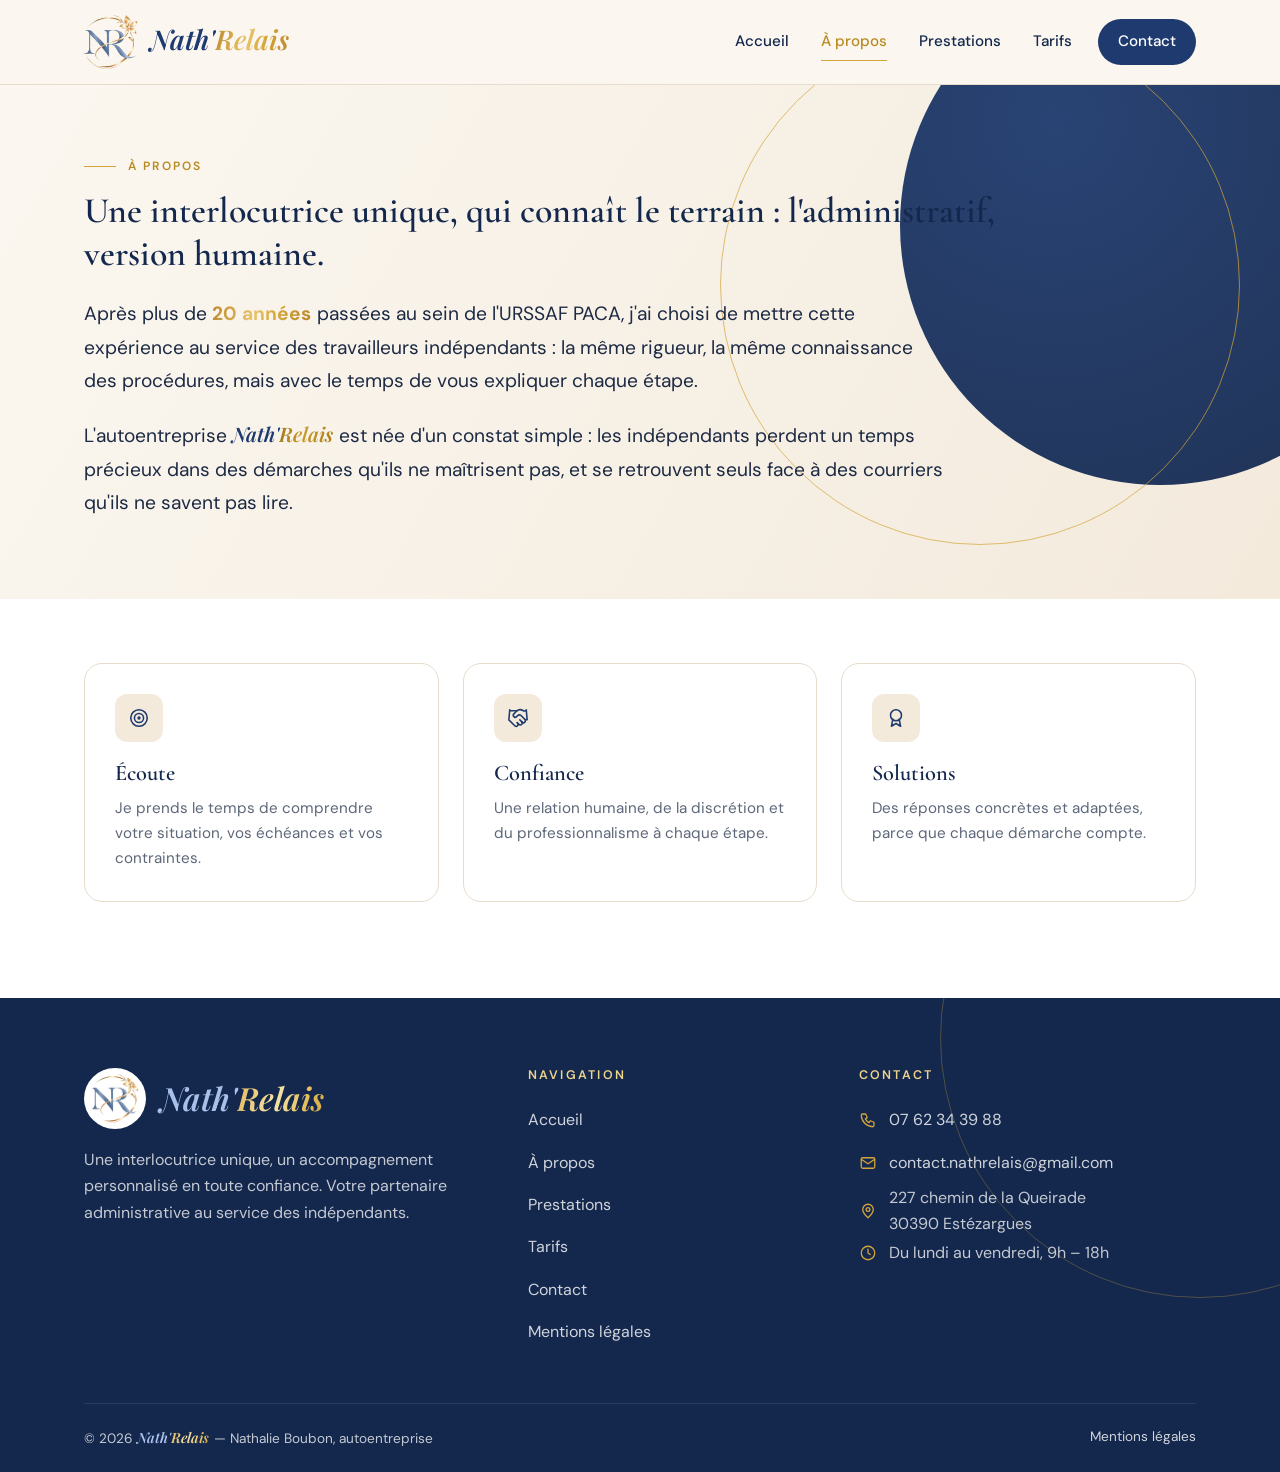
<file: a-propos.html>
<!DOCTYPE html>
<html lang="fr">
<head>
<meta charset="utf-8">
<meta name="viewport" content="width=device-width, initial-scale=1">
<title>À propos — Nath'Relais</title>
<meta name="description" content="Après plus de 20 ans d'expérience dans la gestion administrative au sein de l'URSSAF, Nathalie a créé Nath'Relais pour accompagner les indépendants.">
<meta name="theme-color" content="#14284d">
<meta property="og:type" content="website">
<meta property="og:title" content="À propos — Nath'Relais">
<meta property="og:description" content="Après plus de 20 ans d'expérience dans la gestion administrative au sein de l'URSSAF, Nathalie a créé Nath'Relais pour accompagner les indépendants.">
<meta property="og:image" content="assets/img/logo.png">
<link rel="icon" type="image/png" sizes="32x32" href="assets/img/favicon-32.png">
<link rel="apple-touch-icon" href="assets/img/apple-touch-icon.png">
<link rel="preconnect" href="https://fonts.googleapis.com">
<link rel="preconnect" href="https://fonts.gstatic.com" crossorigin>
<link href="https://fonts.googleapis.com/css2?family=Cormorant+Garamond:wght@500;600;700&family=DM+Sans:wght@400;500;600;700&family=Playfair+Display:ital,wght@0,500;0,600;1,500;1,600&display=swap" rel="stylesheet">
<link rel="stylesheet" href="assets/css/style.css?v=202611141759">
</head>
<body>
<a class="skip-link" href="#contenu">Aller au contenu</a>
<header class="site-header">
  <div class="container header-inner">
    <a class="brand" href="index.html" aria-label="Nath'Relais — accueil">
      <img src="assets/img/logo.png" alt="Logo Nath'Relais" width="54" height="53">
      <span>
        <span class="brand-name">Nath'<span>Relais</span></span>
      </span>
    </a>
    <button class="nav-toggle" type="button" aria-label="Ouvrir le menu" aria-expanded="false" aria-controls="main-nav"><svg viewBox="0 0 24 24" fill="none" stroke="currentColor" stroke-width="1.7" stroke-linecap="round" stroke-linejoin="round" aria-hidden="true"><path d="M4 7h16M4 12h16M4 17h16"/></svg></button>
    <nav class="main-nav" id="main-nav" aria-label="Navigation principale">
      <ul>
        <li><a href="index.html">Accueil</a></li><li><a href="a-propos.html" aria-current="page">À propos</a></li><li><a href="prestations.html">Prestations</a></li><li><a href="tarifs.html">Tarifs</a></li><li><a href="contact.html" class="nav-cta">Contact</a></li>
      </ul>
    </nav>
  </div>
</header>
<main id="contenu">
<section class="page-hero about-hero">
  <div class="container">
    <span class="eyebrow">À propos</span>
    <h1>Une interlocutrice unique, qui connaît le terrain : l'administratif, version humaine.</h1>
    <div class="about-text">
      <p>Après plus de <strong class="gold">20 années</strong> passées au sein de l'URSSAF PACA, j'ai choisi de mettre cette expérience au service des travailleurs indépendants : la même rigueur, la même connaissance des procédures, mais avec le temps de vous expliquer chaque étape.</p>
      <p>L'autoentreprise <span class="nr">Nath'<span>Relais</span></span> est née d'un constat simple : les indépendants perdent un temps précieux dans des démarches qu'ils ne maîtrisent pas, et se retrouvent seuls face à des courriers qu'ils ne savent pas lire.</p>
    </div>
  </div>
</section>

<section class="section bg-white">
  <div class="container">
    <div class="grid grid-3">
      <div class="card reveal">
        <span class="icon-box"><svg viewBox="0 0 24 24" fill="none" stroke="currentColor" stroke-width="1.7" stroke-linecap="round" stroke-linejoin="round" aria-hidden="true"><circle cx="12" cy="12" r="9"/><circle cx="12" cy="12" r="5"/><circle cx="12" cy="12" r="1"/></svg></span>
        <h3>Écoute</h3>
        <p>Je prends le temps de comprendre votre situation, vos échéances et vos contraintes.</p>
      </div>
      <div class="card reveal">
        <span class="icon-box"><svg viewBox="0 0 24 24" fill="none" stroke="currentColor" stroke-width="1.7" stroke-linecap="round" stroke-linejoin="round" aria-hidden="true"><path d="m11 17 2 2a1 1 0 1 0 3-3"/><path d="m14 14 2.5 2.5a1 1 0 1 0 3-3l-3.88-3.88a3 3 0 0 0-4.24 0l-.88.88a1 1 0 1 1-3-3l2.81-2.81a5.79 5.79 0 0 1 7.06-.87l.47.28a2 2 0 0 0 1.42.25L21 4"/><path d="m21 3 1 11h-2"/><path d="M3 3 2 14l6.5 6.5a1 1 0 1 0 3-3"/><path d="M3 4h8"/></svg></span>
        <h3>Confiance</h3>
        <p>Une relation humaine, de la discrétion et du professionnalisme à chaque étape.</p>
      </div>
      <div class="card reveal">
        <span class="icon-box"><svg viewBox="0 0 24 24" fill="none" stroke="currentColor" stroke-width="1.7" stroke-linecap="round" stroke-linejoin="round" aria-hidden="true"><circle cx="12" cy="9" r="6"/><path d="m8.5 13.5-1.5 7.5 5-3 5 3-1.5-7.5"/></svg></span>
        <h3>Solutions</h3>
        <p>Des réponses concrètes et adaptées, parce que chaque démarche compte.</p>
      </div>
    </div>
  </div>
</section>
</main>
<footer class="site-footer">
  <div class="container">
    <div class="footer-grid">
      <div>
        <div class="footer-brand">
          <img src="assets/img/logo.png" alt="" width="62" height="61">
          <span class="brand-name">Nath'<span>Relais</span></span>
        </div>
        <p>Une interlocutrice unique, un accompagnement personnalisé en toute confiance. Votre partenaire administrative au service des indépendants.</p>
      </div>
      <div>
        <h4>Navigation</h4>
        <ul>
          <li><a href="index.html">Accueil</a></li>
          <li><a href="a-propos.html">À propos</a></li>
          <li><a href="prestations.html">Prestations</a></li>
          <li><a href="tarifs.html">Tarifs</a></li>
          <li><a href="contact.html">Contact</a></li>
          <li><a href="mentions-legales.html">Mentions légales</a></li>
        </ul>
      </div>
      <div>
        <h4>Contact</h4>
        <ul class="footer-contact">
          <li><svg viewBox="0 0 24 24" fill="none" stroke="currentColor" stroke-width="1.7" stroke-linecap="round" stroke-linejoin="round" aria-hidden="true"><path d="M5 4h4l2 5-2.5 1.5a11 11 0 0 0 5 5L15 13l5 2v4a2 2 0 0 1-2 2A16 16 0 0 1 3 6a2 2 0 0 1 2-2"/></svg><a href="tel:+33762343988">07 62 34 39 88</a></li>
          <li><svg viewBox="0 0 24 24" fill="none" stroke="currentColor" stroke-width="1.7" stroke-linecap="round" stroke-linejoin="round" aria-hidden="true"><rect x="3" y="5" width="18" height="14" rx="2"/><path d="m3 7 9 6 9-6"/></svg><a href="mailto:contact.nathrelais@gmail.com">contact.nathrelais@gmail.com</a></li>
          <li><svg viewBox="0 0 24 24" fill="none" stroke="currentColor" stroke-width="1.7" stroke-linecap="round" stroke-linejoin="round" aria-hidden="true"><path d="M12 21s-7-6.2-7-11a7 7 0 0 1 14 0c0 4.8-7 11-7 11z"/><circle cx="12" cy="10" r="2.5"/></svg><span>227 chemin de la Queirade<br>30390 Estézargues</span></li>
          <li><svg viewBox="0 0 24 24" fill="none" stroke="currentColor" stroke-width="1.7" stroke-linecap="round" stroke-linejoin="round" aria-hidden="true"><circle cx="12" cy="12" r="9"/><path d="M12 7v5l3 2"/></svg><span>Du lundi au vendredi, 9h – 18h</span></li>
        </ul>
      </div>
    </div>
    <div class="footer-bottom">
      <span>© <span data-year>2026</span> <span class="nr">Nath'<span>Relais</span></span> — Nathalie Boubon, autoentreprise</span>
      <a href="mentions-legales.html">Mentions légales</a>
    </div>
  </div>
</footer>
<script src="assets/js/main.js?v=202611141759" defer></script>
</body>
</html>
</file>
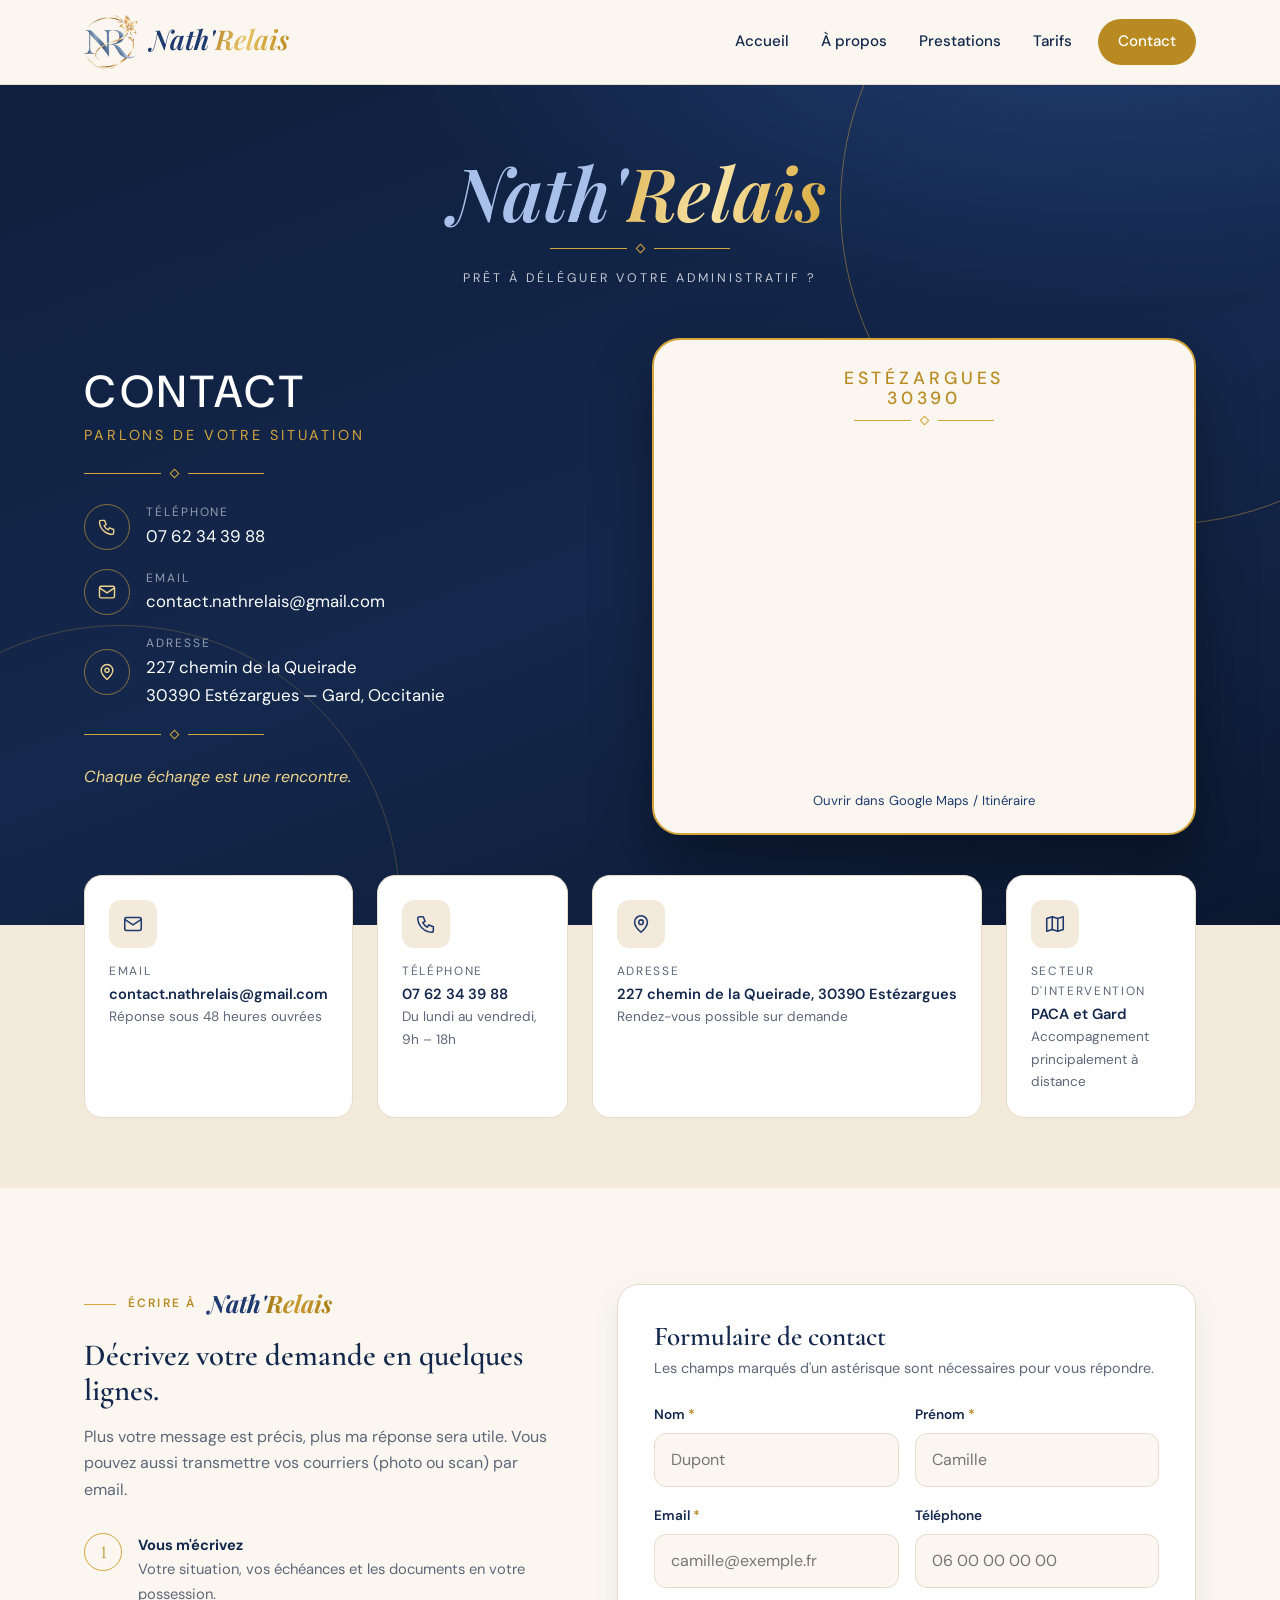
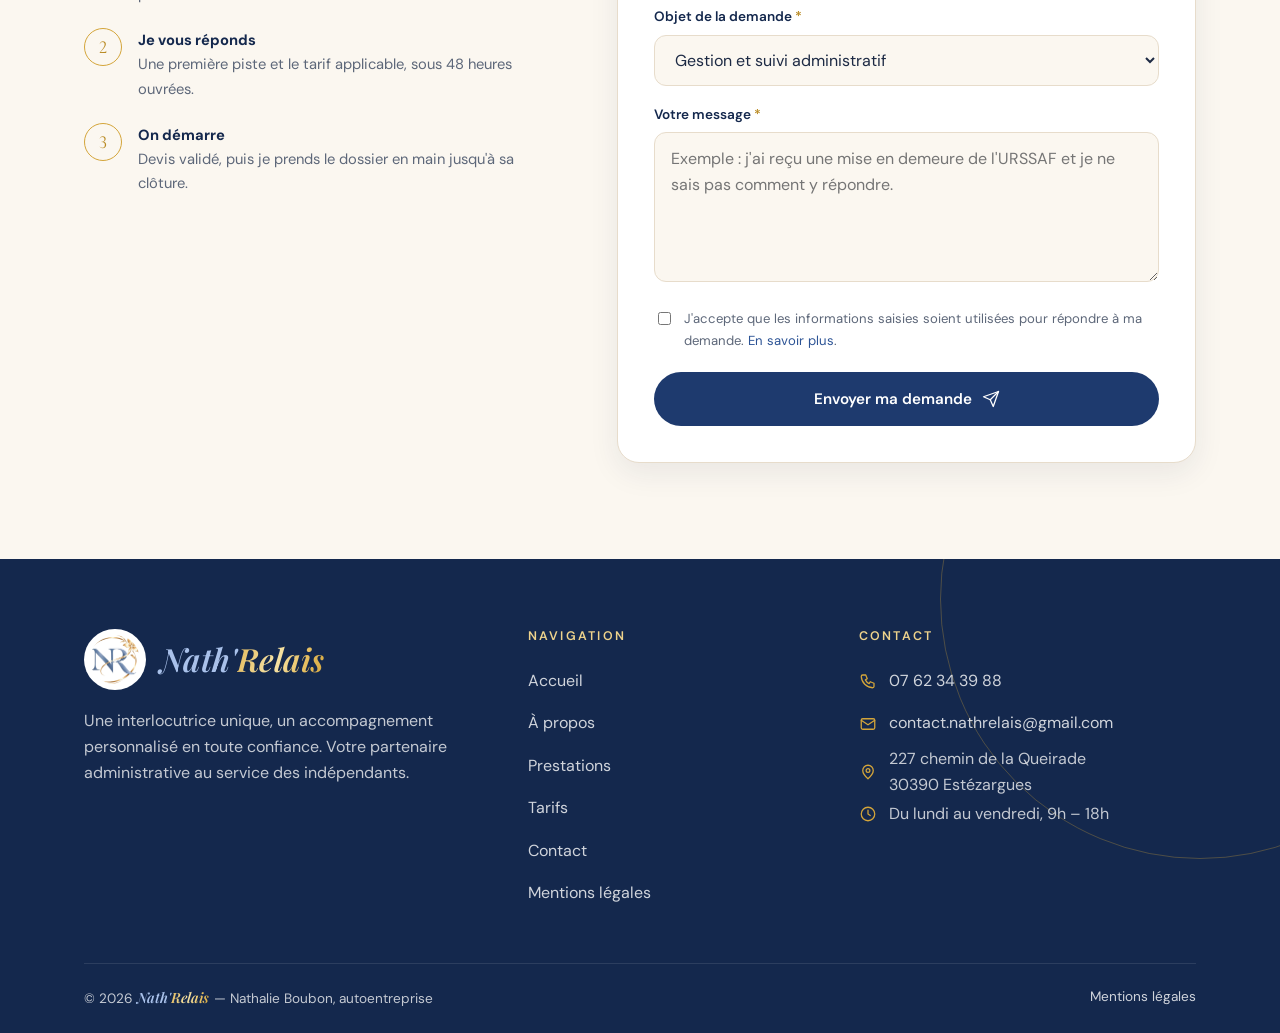
<file: contact.html>
<!DOCTYPE html>
<html lang="fr">
<head>
<meta charset="utf-8">
<meta name="viewport" content="width=device-width, initial-scale=1">
<title>Contact — Nath'Relais</title>
<meta name="description" content="Contactez Nath'Relais : 07 62 34 39 88, contact.nathrelais@gmail.com, Estézargues (30390). Réponse sous 48 heures ouvrées.">
<meta name="theme-color" content="#14284d">
<meta property="og:type" content="website">
<meta property="og:title" content="Contact — Nath'Relais">
<meta property="og:description" content="Contactez Nath'Relais : 07 62 34 39 88, contact.nathrelais@gmail.com, Estézargues (30390). Réponse sous 48 heures ouvrées.">
<meta property="og:image" content="assets/img/logo.png">
<link rel="icon" type="image/png" sizes="32x32" href="assets/img/favicon-32.png">
<link rel="apple-touch-icon" href="assets/img/apple-touch-icon.png">
<link rel="preconnect" href="https://fonts.googleapis.com">
<link rel="preconnect" href="https://fonts.gstatic.com" crossorigin>
<link href="https://fonts.googleapis.com/css2?family=Cormorant+Garamond:wght@500;600;700&family=DM+Sans:wght@400;500;600;700&family=Playfair+Display:ital,wght@0,500;0,600;1,500;1,600&display=swap" rel="stylesheet">
<link rel="stylesheet" href="assets/css/style.css?v=202611141759">
</head>
<body>
<a class="skip-link" href="#contenu">Aller au contenu</a>
<header class="site-header">
  <div class="container header-inner">
    <a class="brand" href="index.html" aria-label="Nath'Relais — accueil">
      <img src="assets/img/logo.png" alt="Logo Nath'Relais" width="54" height="53">
      <span>
        <span class="brand-name">Nath'<span>Relais</span></span>
      </span>
    </a>
    <button class="nav-toggle" type="button" aria-label="Ouvrir le menu" aria-expanded="false" aria-controls="main-nav"><svg viewBox="0 0 24 24" fill="none" stroke="currentColor" stroke-width="1.7" stroke-linecap="round" stroke-linejoin="round" aria-hidden="true"><path d="M4 7h16M4 12h16M4 17h16"/></svg></button>
    <nav class="main-nav" id="main-nav" aria-label="Navigation principale">
      <ul>
        <li><a href="index.html">Accueil</a></li><li><a href="a-propos.html">À propos</a></li><li><a href="prestations.html">Prestations</a></li><li><a href="tarifs.html">Tarifs</a></li><li><a href="contact.html" class="nav-cta" aria-current="page">Contact</a></li>
      </ul>
    </nav>
  </div>
</header>
<main id="contenu">
<section class="contact-hero">
  <div class="container">
    <div class="contact-brand">
      <p class="wordmark"><span class="nr">Nath'<span>Relais</span></span></p>
      <div class="divider center"><span></span></div>
      <p>Prêt à déléguer votre administratif ?</p>
    </div>
    <div class="contact-grid">
      <div class="contact-info">
        <h1>Contact</h1>
        <p class="subtitle">Parlons de votre situation</p>
        <div class="divider"><span></span></div>
        <ul class="contact-list">
          <li><span class="ic"><svg viewBox="0 0 24 24" fill="none" stroke="currentColor" stroke-width="1.7" stroke-linecap="round" stroke-linejoin="round" aria-hidden="true"><path d="M5 4h4l2 5-2.5 1.5a11 11 0 0 0 5 5L15 13l5 2v4a2 2 0 0 1-2 2A16 16 0 0 1 3 6a2 2 0 0 1 2-2"/></svg></span><span><small>Téléphone</small><a href="tel:+33762343988">07 62 34 39 88</a></span></li>
          <li><span class="ic"><svg viewBox="0 0 24 24" fill="none" stroke="currentColor" stroke-width="1.7" stroke-linecap="round" stroke-linejoin="round" aria-hidden="true"><rect x="3" y="5" width="18" height="14" rx="2"/><path d="m3 7 9 6 9-6"/></svg></span><span><small>Email</small><a href="mailto:contact.nathrelais@gmail.com">contact.nathrelais@gmail.com</a></span></li>
          <li><span class="ic"><svg viewBox="0 0 24 24" fill="none" stroke="currentColor" stroke-width="1.7" stroke-linecap="round" stroke-linejoin="round" aria-hidden="true"><path d="M12 21s-7-6.2-7-11a7 7 0 0 1 14 0c0 4.8-7 11-7 11z"/><circle cx="12" cy="10" r="2.5"/></svg></span><span><small>Adresse</small><span class="v">227 chemin de la Queirade<br>30390 Estézargues — Gard, Occitanie</span></span></li>
        </ul>
        <div class="divider"><span></span></div>
        <p class="motto">Chaque échange est une rencontre.</p>
      </div>
      <div class="map-card">
        <h2>Estézargues<br>30390</h2>
        <div class="divider center"><span></span></div>
        <iframe title="Carte : Nath'Relais, 227 chemin de la Queirade, 30390 Estézargues" loading="lazy" decoding="async" referrerpolicy="no-referrer-when-downgrade" allowfullscreen
          src="https://maps.google.com/maps?q=227+chemin+de+la+Queirade,+30390+Est%C3%A9zargues,+France&amp;hl=fr&amp;z=14&amp;output=embed"></iframe>
        <a class="map-link" href="https://www.google.com/maps/search/?api=1&amp;query=227+chemin+de+la+Queirade,+30390+Est%C3%A9zargues,+France" target="_blank" rel="noopener">Ouvrir dans Google Maps / Itinéraire</a>
      </div>
    </div>
  </div>
</section>

<section class="bg-beige" style="padding-bottom:70px">
  <div class="container info-strip">
    <div class="grid grid-4">
      <div class="card">
        <span class="icon-box"><svg viewBox="0 0 24 24" fill="none" stroke="currentColor" stroke-width="1.7" stroke-linecap="round" stroke-linejoin="round" aria-hidden="true"><rect x="3" y="5" width="18" height="14" rx="2"/><path d="m3 7 9 6 9-6"/></svg></span>
        <small>Email</small>
        <a class="val" href="mailto:contact.nathrelais@gmail.com">contact.nathrelais@gmail.com</a>
        <p>Réponse sous 48 heures ouvrées</p>
      </div>
      <div class="card">
        <span class="icon-box"><svg viewBox="0 0 24 24" fill="none" stroke="currentColor" stroke-width="1.7" stroke-linecap="round" stroke-linejoin="round" aria-hidden="true"><path d="M5 4h4l2 5-2.5 1.5a11 11 0 0 0 5 5L15 13l5 2v4a2 2 0 0 1-2 2A16 16 0 0 1 3 6a2 2 0 0 1 2-2"/></svg></span>
        <small>Téléphone</small>
        <a class="val" href="tel:+33762343988">07 62 34 39 88</a>
        <p>Du lundi au vendredi, 9h – 18h</p>
      </div>
      <div class="card">
        <span class="icon-box"><svg viewBox="0 0 24 24" fill="none" stroke="currentColor" stroke-width="1.7" stroke-linecap="round" stroke-linejoin="round" aria-hidden="true"><path d="M12 21s-7-6.2-7-11a7 7 0 0 1 14 0c0 4.8-7 11-7 11z"/><circle cx="12" cy="10" r="2.5"/></svg></span>
        <small>Adresse</small>
        <span class="val">227 chemin de la Queirade, 30390 Estézargues</span>
        <p>Rendez-vous possible sur demande</p>
      </div>
      <div class="card">
        <span class="icon-box"><svg viewBox="0 0 24 24" fill="none" stroke="currentColor" stroke-width="1.7" stroke-linecap="round" stroke-linejoin="round" aria-hidden="true"><path d="M9 4 3 6v14l6-2 6 2 6-2V4l-6 2-6-2z"/><path d="M9 4v14M15 6v14"/></svg></span>
        <small>Secteur d'intervention</small>
        <span class="val">PACA et Gard</span>
        <p>Accompagnement principalement à distance</p>
      </div>
    </div>
  </div>
</section>

<section class="section bg-cream" id="formulaire">
  <div class="container form-layout">
    <div class="reveal">
      <span class="eyebrow">Écrire à <span class="nr">Nath'<span>Relais</span></span></span>
      <h2>Décrivez votre demande en quelques lignes.</h2>
      <p style="color:var(--muted)">Plus votre message est précis, plus ma réponse sera utile. Vous pouvez aussi transmettre vos courriers (photo ou scan) par email.</p>
      <ol class="steps">
        <li><span class="num">1</span><span><strong>Vous m'écrivez</strong><span>Votre situation, vos échéances et les documents en votre possession.</span></span></li>
        <li><span class="num">2</span><span><strong>Je vous réponds</strong><span>Une première piste et le tarif applicable, sous 48 heures ouvrées.</span></span></li>
        <li><span class="num">3</span><span><strong>On démarre</strong><span>Devis validé, puis je prends le dossier en main jusqu'à sa clôture.</span></span></li>
      </ol>
    </div>

    <form class="form-card reveal" id="contact-form" novalidate
          data-local-endpoint="send.php"
          data-endpoint="https://formsubmit.co/ajax/contact.nathrelais@gmail.com">
      <h2>Formulaire de contact</h2>
      <p>Les champs marqués d'un astérisque sont nécessaires pour vous répondre.</p>

      <div class="form-row">
        <div class="field">
          <label for="nom">Nom <span class="req">*</span></label>
          <input id="nom" name="nom" type="text" placeholder="Dupont" autocomplete="family-name" required>
        </div>
        <div class="field">
          <label for="prenom">Prénom <span class="req">*</span></label>
          <input id="prenom" name="prenom" type="text" placeholder="Camille" autocomplete="given-name" required>
        </div>
      </div>
      <div class="form-row">
        <div class="field">
          <label for="email">Email <span class="req">*</span></label>
          <input id="email" name="email" type="email" placeholder="camille@exemple.fr" autocomplete="email" required>
        </div>
        <div class="field">
          <label for="telephone">Téléphone</label>
          <input id="telephone" name="telephone" type="tel" placeholder="06 00 00 00 00" autocomplete="tel">
        </div>
      </div>
      <div class="field">
        <label for="objet">Objet de la demande <span class="req">*</span></label>
        <select id="objet" name="objet" required>
          <option data-key="gestion">Gestion et suivi administratif</option>
          <option data-key="courriers">Rédaction de courriers et documents administratifs</option>
          <option data-key="relance">Relance auprès des organismes et partenaires sociaux</option>
          <option data-key="echelonnement">Demande d'échelonnement de paiement / aides financières</option>
          <option data-key="meuble">Location meublée</option>
          <option data-key="conjoint">Conjoint collaborateur</option>
          <option data-key="forfait">Forfait mensuel</option>
          <option data-key="cabinet">Devis cabinet comptable</option>
          <option data-key="autre">Autre demande</option>
        </select>
      </div>
      <div class="field">
        <label for="message">Votre message <span class="req">*</span></label>
        <textarea id="message" name="message" placeholder="Exemple : j'ai reçu une mise en demeure de l'URSSAF et je ne sais pas comment y répondre." required></textarea>
      </div>
      <div class="hp" aria-hidden="true">
        <label for="_honey">Ne pas remplir</label>
        <input id="_honey" name="_honey" type="text" tabindex="-1" autocomplete="off">
      </div>
      <label class="consent">
        <input type="checkbox" name="consentement" required>
        <span>J'accepte que les informations saisies soient utilisées pour répondre à ma demande. <a href="mentions-legales.html#donnees">En savoir plus</a>.</span>
      </label>
      <button class="btn btn-primary" type="submit">Envoyer ma demande <svg viewBox="0 0 24 24" fill="none" stroke="currentColor" stroke-width="1.7" stroke-linecap="round" stroke-linejoin="round" aria-hidden="true"><path d="M22 2 11 13"/><path d="M22 2 15 22l-4-9-9-4 20-7z"/></svg></button>
      <div class="form-status" id="form-status" role="status" aria-live="polite"></div>
    </form>
  </div>
</section>
</main>
<footer class="site-footer">
  <div class="container">
    <div class="footer-grid">
      <div>
        <div class="footer-brand">
          <img src="assets/img/logo.png" alt="" width="62" height="61">
          <span class="brand-name">Nath'<span>Relais</span></span>
        </div>
        <p>Une interlocutrice unique, un accompagnement personnalisé en toute confiance. Votre partenaire administrative au service des indépendants.</p>
      </div>
      <div>
        <h4>Navigation</h4>
        <ul>
          <li><a href="index.html">Accueil</a></li>
          <li><a href="a-propos.html">À propos</a></li>
          <li><a href="prestations.html">Prestations</a></li>
          <li><a href="tarifs.html">Tarifs</a></li>
          <li><a href="contact.html">Contact</a></li>
          <li><a href="mentions-legales.html">Mentions légales</a></li>
        </ul>
      </div>
      <div>
        <h4>Contact</h4>
        <ul class="footer-contact">
          <li><svg viewBox="0 0 24 24" fill="none" stroke="currentColor" stroke-width="1.7" stroke-linecap="round" stroke-linejoin="round" aria-hidden="true"><path d="M5 4h4l2 5-2.5 1.5a11 11 0 0 0 5 5L15 13l5 2v4a2 2 0 0 1-2 2A16 16 0 0 1 3 6a2 2 0 0 1 2-2"/></svg><a href="tel:+33762343988">07 62 34 39 88</a></li>
          <li><svg viewBox="0 0 24 24" fill="none" stroke="currentColor" stroke-width="1.7" stroke-linecap="round" stroke-linejoin="round" aria-hidden="true"><rect x="3" y="5" width="18" height="14" rx="2"/><path d="m3 7 9 6 9-6"/></svg><a href="mailto:contact.nathrelais@gmail.com">contact.nathrelais@gmail.com</a></li>
          <li><svg viewBox="0 0 24 24" fill="none" stroke="currentColor" stroke-width="1.7" stroke-linecap="round" stroke-linejoin="round" aria-hidden="true"><path d="M12 21s-7-6.2-7-11a7 7 0 0 1 14 0c0 4.8-7 11-7 11z"/><circle cx="12" cy="10" r="2.5"/></svg><span>227 chemin de la Queirade<br>30390 Estézargues</span></li>
          <li><svg viewBox="0 0 24 24" fill="none" stroke="currentColor" stroke-width="1.7" stroke-linecap="round" stroke-linejoin="round" aria-hidden="true"><circle cx="12" cy="12" r="9"/><path d="M12 7v5l3 2"/></svg><span>Du lundi au vendredi, 9h – 18h</span></li>
        </ul>
      </div>
    </div>
    <div class="footer-bottom">
      <span>© <span data-year>2026</span> <span class="nr">Nath'<span>Relais</span></span> — Nathalie Boubon, autoentreprise</span>
      <a href="mentions-legales.html">Mentions légales</a>
    </div>
  </div>
</footer>
<script src="assets/js/main.js?v=202611141759" defer></script>
</body>
</html>
</file>
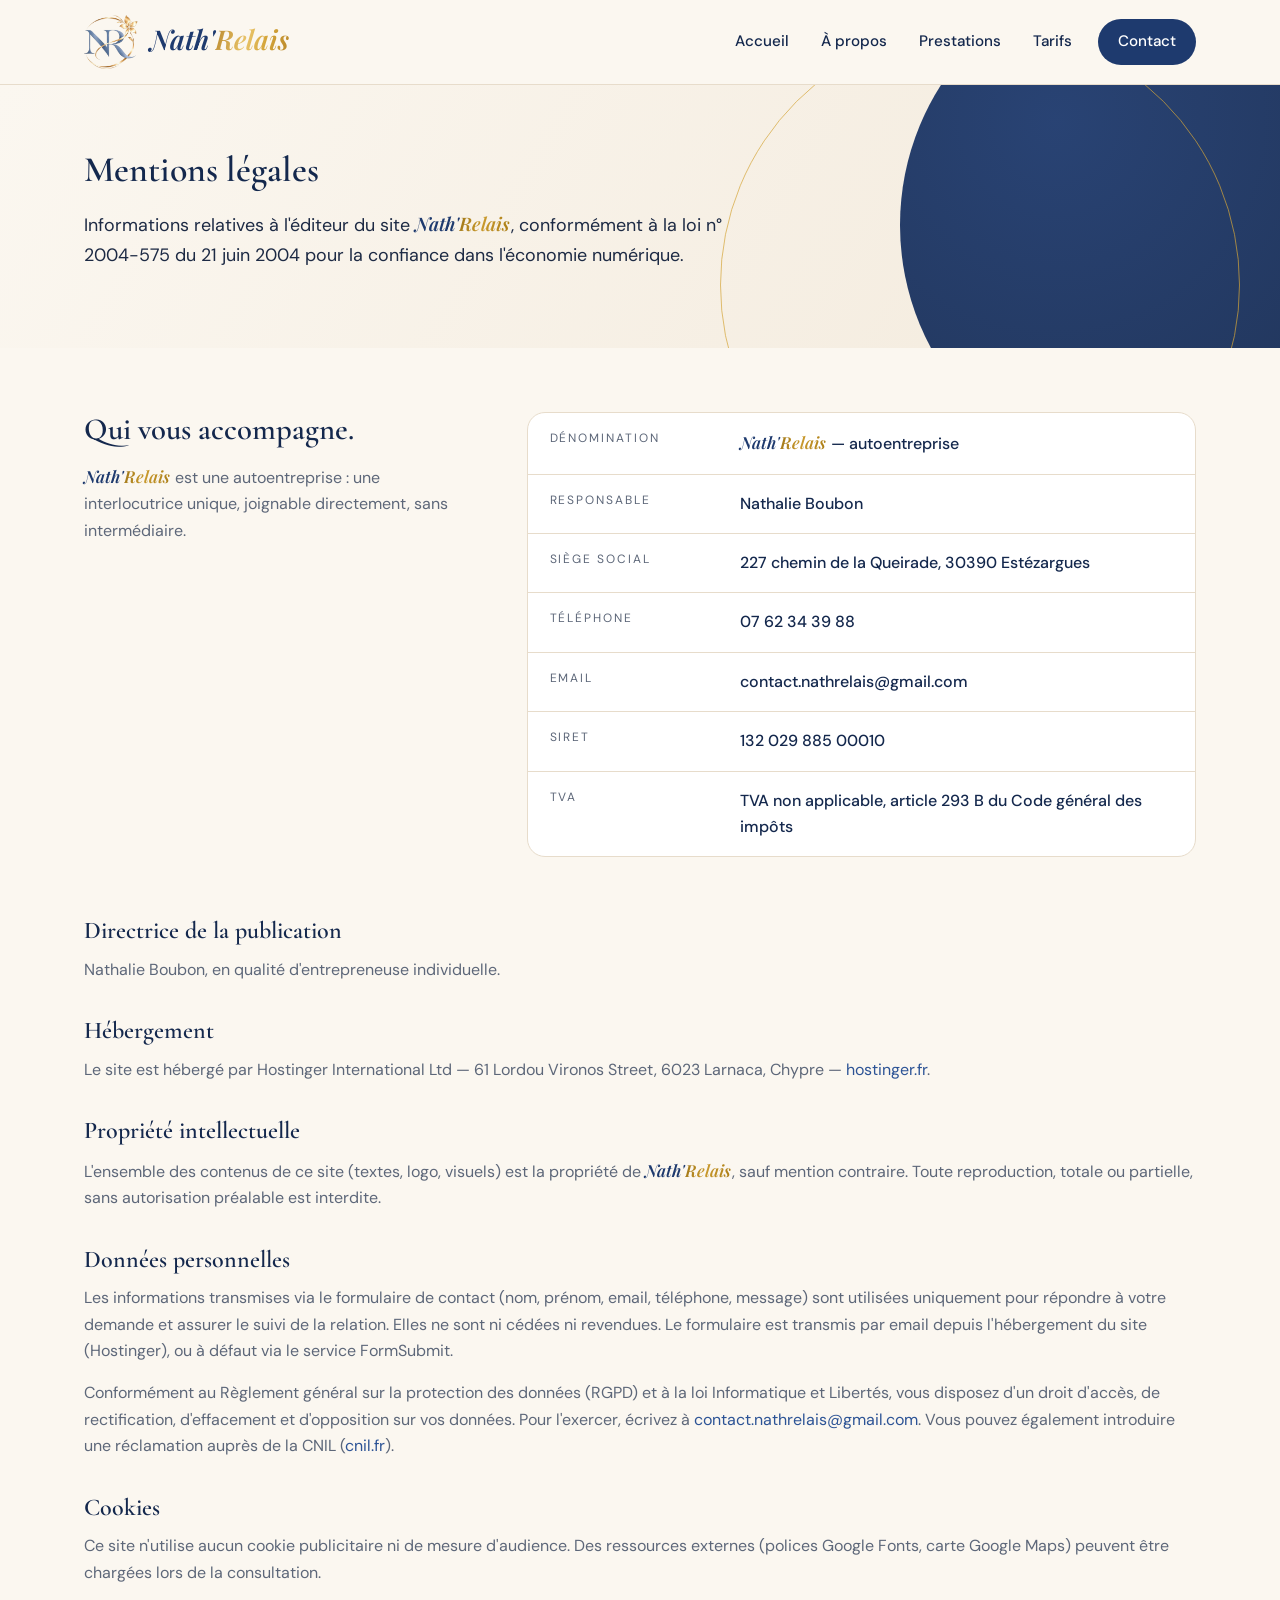
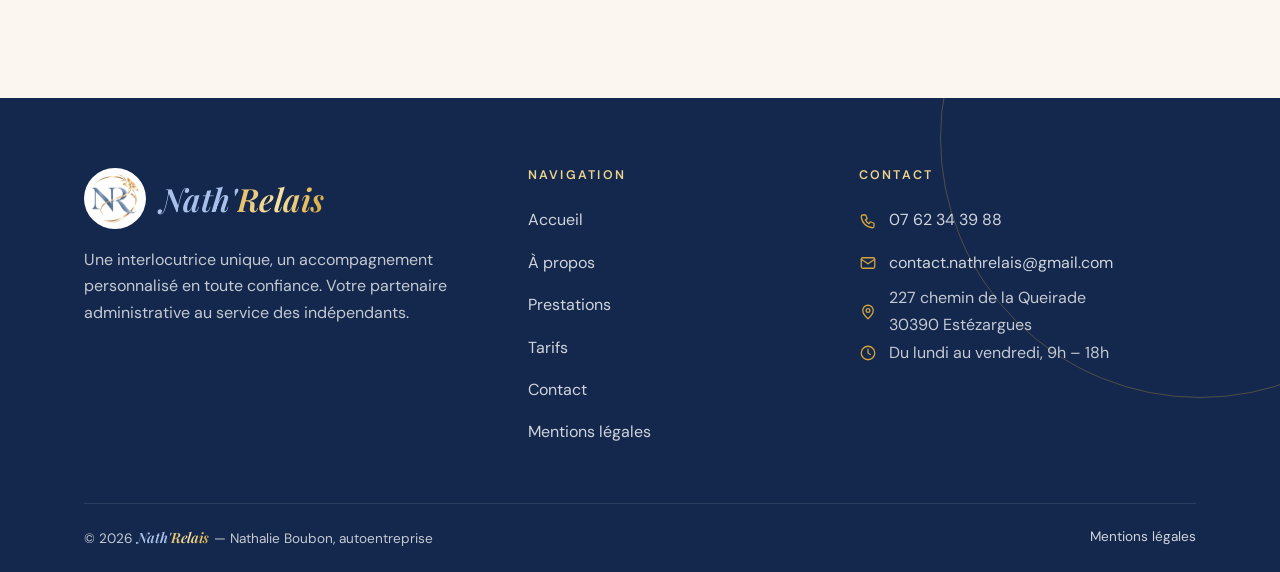
<file: mentions-legales.html>
<!DOCTYPE html>
<html lang="fr">
<head>
<meta charset="utf-8">
<meta name="viewport" content="width=device-width, initial-scale=1">
<title>Mentions légales — Nath'Relais</title>
<meta name="description" content="Mentions légales du site Nath'Relais, autoentreprise de Nathalie Boubon à Estézargues (30390).">
<meta name="theme-color" content="#14284d">
<meta property="og:type" content="website">
<meta property="og:title" content="Mentions légales — Nath'Relais">
<meta property="og:description" content="Mentions légales du site Nath'Relais, autoentreprise de Nathalie Boubon à Estézargues (30390).">
<meta property="og:image" content="assets/img/logo.png">
<link rel="icon" type="image/png" sizes="32x32" href="assets/img/favicon-32.png">
<link rel="apple-touch-icon" href="assets/img/apple-touch-icon.png">
<link rel="preconnect" href="https://fonts.googleapis.com">
<link rel="preconnect" href="https://fonts.gstatic.com" crossorigin>
<link href="https://fonts.googleapis.com/css2?family=Cormorant+Garamond:wght@500;600;700&family=DM+Sans:wght@400;500;600;700&family=Playfair+Display:ital,wght@0,500;0,600;1,500;1,600&display=swap" rel="stylesheet">
<link rel="stylesheet" href="assets/css/style.css?v=202611141759">
</head>
<body>
<a class="skip-link" href="#contenu">Aller au contenu</a>
<header class="site-header">
  <div class="container header-inner">
    <a class="brand" href="index.html" aria-label="Nath'Relais — accueil">
      <img src="assets/img/logo.png" alt="Logo Nath'Relais" width="54" height="53">
      <span>
        <span class="brand-name">Nath'<span>Relais</span></span>
      </span>
    </a>
    <button class="nav-toggle" type="button" aria-label="Ouvrir le menu" aria-expanded="false" aria-controls="main-nav"><svg viewBox="0 0 24 24" fill="none" stroke="currentColor" stroke-width="1.7" stroke-linecap="round" stroke-linejoin="round" aria-hidden="true"><path d="M4 7h16M4 12h16M4 17h16"/></svg></button>
    <nav class="main-nav" id="main-nav" aria-label="Navigation principale">
      <ul>
        <li><a href="index.html">Accueil</a></li><li><a href="a-propos.html">À propos</a></li><li><a href="prestations.html">Prestations</a></li><li><a href="tarifs.html">Tarifs</a></li><li><a href="contact.html" class="nav-cta">Contact</a></li>
      </ul>
    </nav>
  </div>
</header>
<main id="contenu">
<section class="page-hero">
  <div class="container">
    <h1>Mentions légales</h1>
    <p class="lead">Informations relatives à l'éditeur du site <span class="nr">Nath'<span>Relais</span></span>, conformément à la loi n° 2004-575 du 21 juin 2004 pour la confiance dans l'économie numérique.</p>
  </div>
</section>

<section class="section bg-cream">
  <div class="container">
    <div class="legal-layout">
      <div class="reveal">
        <h2>Qui vous accompagne.</h2>
        <p style="color:var(--muted)"><span class="nr">Nath'<span>Relais</span></span> est une autoentreprise : une interlocutrice unique, joignable directement, sans intermédiaire.</p>
      </div>
      <div class="reveal">
        <div class="legal-table">
          <dl>
            <div class="row"><dt>Dénomination</dt><dd><span class="nr">Nath'<span>Relais</span></span> — autoentreprise</dd></div>
            <div class="row"><dt>Responsable</dt><dd>Nathalie Boubon</dd></div>
            <div class="row"><dt>Siège social</dt><dd>227 chemin de la Queirade, 30390 Estézargues</dd></div>
            <div class="row"><dt>Téléphone</dt><dd><a href="tel:+33762343988">07 62 34 39 88</a></dd></div>
            <div class="row"><dt>Email</dt><dd><a href="mailto:contact.nathrelais@gmail.com">contact.nathrelais@gmail.com</a></dd></div>
            <div class="row"><dt>SIRET</dt><dd>132 029 885 00010</dd></div>
            <div class="row"><dt>TVA</dt><dd>TVA non applicable, article 293 B du Code général des impôts</dd></div>
          </dl>
        </div>
      </div>
    </div>

    <div class="legal-text reveal">
      <h3>Directrice de la publication</h3>
      <p>Nathalie Boubon, en qualité d'entrepreneuse individuelle.</p>

      <h3>Hébergement</h3>
      <p>Le site est hébergé par Hostinger International Ltd — 61 Lordou Vironos Street, 6023 Larnaca, Chypre — <a href="https://www.hostinger.fr" target="_blank" rel="noopener">hostinger.fr</a>.</p>

      <h3>Propriété intellectuelle</h3>
      <p>L'ensemble des contenus de ce site (textes, logo, visuels) est la propriété de <span class="nr">Nath'<span>Relais</span></span>, sauf mention contraire. Toute reproduction, totale ou partielle, sans autorisation préalable est interdite.</p>

      <h3 id="donnees">Données personnelles</h3>
      <p>Les informations transmises via le formulaire de contact (nom, prénom, email, téléphone, message) sont utilisées uniquement pour répondre à votre demande et assurer le suivi de la relation. Elles ne sont ni cédées ni revendues. Le formulaire est transmis par email depuis l'hébergement du site (Hostinger), ou à défaut via le service FormSubmit.</p>
      <p>Conformément au Règlement général sur la protection des données (RGPD) et à la loi Informatique et Libertés, vous disposez d'un droit d'accès, de rectification, d'effacement et d'opposition sur vos données. Pour l'exercer, écrivez à <a href="mailto:contact.nathrelais@gmail.com">contact.nathrelais@gmail.com</a>. Vous pouvez également introduire une réclamation auprès de la CNIL (<a href="https://www.cnil.fr" target="_blank" rel="noopener">cnil.fr</a>).</p>

      <h3>Cookies</h3>
      <p>Ce site n'utilise aucun cookie publicitaire ni de mesure d'audience. Des ressources externes (polices Google Fonts, carte Google Maps) peuvent être chargées lors de la consultation.</p>
    </div>
  </div>
</section>
</main>
<footer class="site-footer">
  <div class="container">
    <div class="footer-grid">
      <div>
        <div class="footer-brand">
          <img src="assets/img/logo.png" alt="" width="62" height="61">
          <span class="brand-name">Nath'<span>Relais</span></span>
        </div>
        <p>Une interlocutrice unique, un accompagnement personnalisé en toute confiance. Votre partenaire administrative au service des indépendants.</p>
      </div>
      <div>
        <h4>Navigation</h4>
        <ul>
          <li><a href="index.html">Accueil</a></li>
          <li><a href="a-propos.html">À propos</a></li>
          <li><a href="prestations.html">Prestations</a></li>
          <li><a href="tarifs.html">Tarifs</a></li>
          <li><a href="contact.html">Contact</a></li>
          <li><a href="mentions-legales.html">Mentions légales</a></li>
        </ul>
      </div>
      <div>
        <h4>Contact</h4>
        <ul class="footer-contact">
          <li><svg viewBox="0 0 24 24" fill="none" stroke="currentColor" stroke-width="1.7" stroke-linecap="round" stroke-linejoin="round" aria-hidden="true"><path d="M5 4h4l2 5-2.5 1.5a11 11 0 0 0 5 5L15 13l5 2v4a2 2 0 0 1-2 2A16 16 0 0 1 3 6a2 2 0 0 1 2-2"/></svg><a href="tel:+33762343988">07 62 34 39 88</a></li>
          <li><svg viewBox="0 0 24 24" fill="none" stroke="currentColor" stroke-width="1.7" stroke-linecap="round" stroke-linejoin="round" aria-hidden="true"><rect x="3" y="5" width="18" height="14" rx="2"/><path d="m3 7 9 6 9-6"/></svg><a href="mailto:contact.nathrelais@gmail.com">contact.nathrelais@gmail.com</a></li>
          <li><svg viewBox="0 0 24 24" fill="none" stroke="currentColor" stroke-width="1.7" stroke-linecap="round" stroke-linejoin="round" aria-hidden="true"><path d="M12 21s-7-6.2-7-11a7 7 0 0 1 14 0c0 4.8-7 11-7 11z"/><circle cx="12" cy="10" r="2.5"/></svg><span>227 chemin de la Queirade<br>30390 Estézargues</span></li>
          <li><svg viewBox="0 0 24 24" fill="none" stroke="currentColor" stroke-width="1.7" stroke-linecap="round" stroke-linejoin="round" aria-hidden="true"><circle cx="12" cy="12" r="9"/><path d="M12 7v5l3 2"/></svg><span>Du lundi au vendredi, 9h – 18h</span></li>
        </ul>
      </div>
    </div>
    <div class="footer-bottom">
      <span>© <span data-year>2026</span> <span class="nr">Nath'<span>Relais</span></span> — Nathalie Boubon, autoentreprise</span>
      <a href="mentions-legales.html">Mentions légales</a>
    </div>
  </div>
</footer>
<script src="assets/js/main.js?v=202611141759" defer></script>
</body>
</html>
</file>
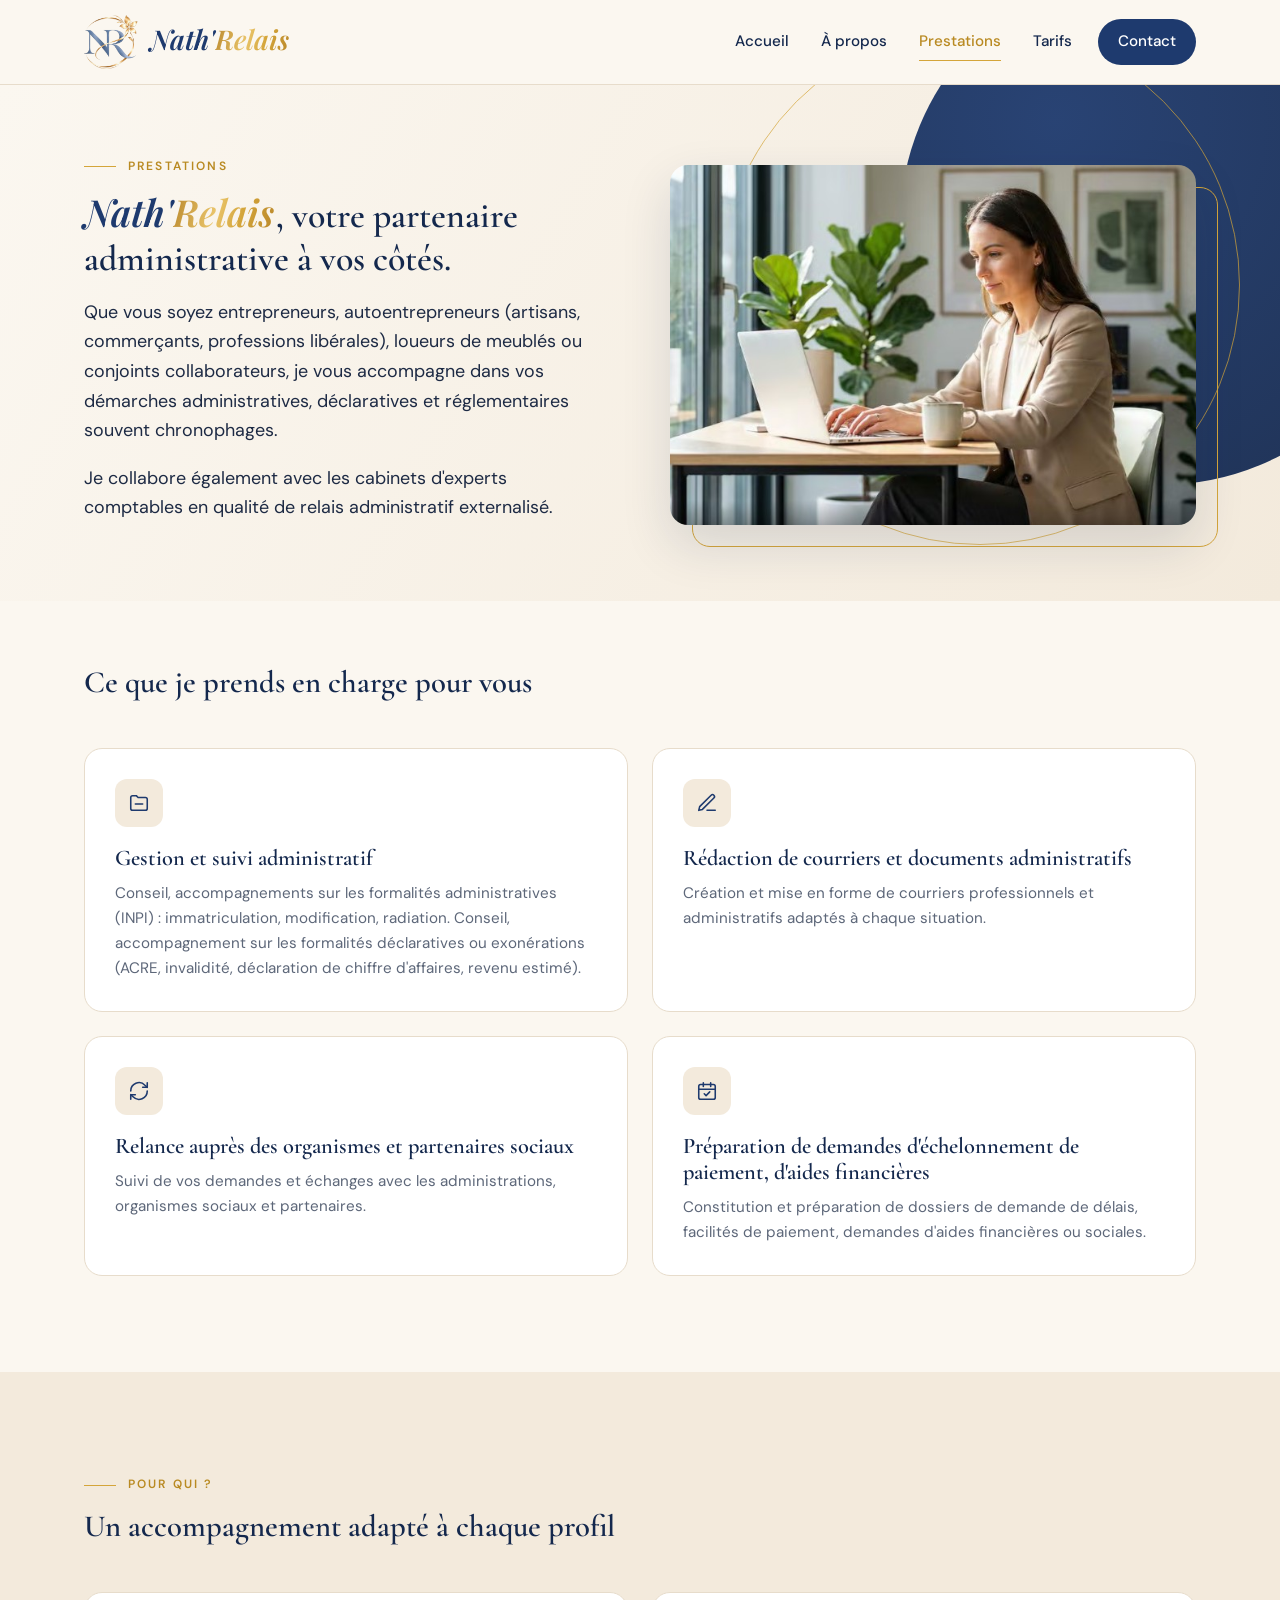
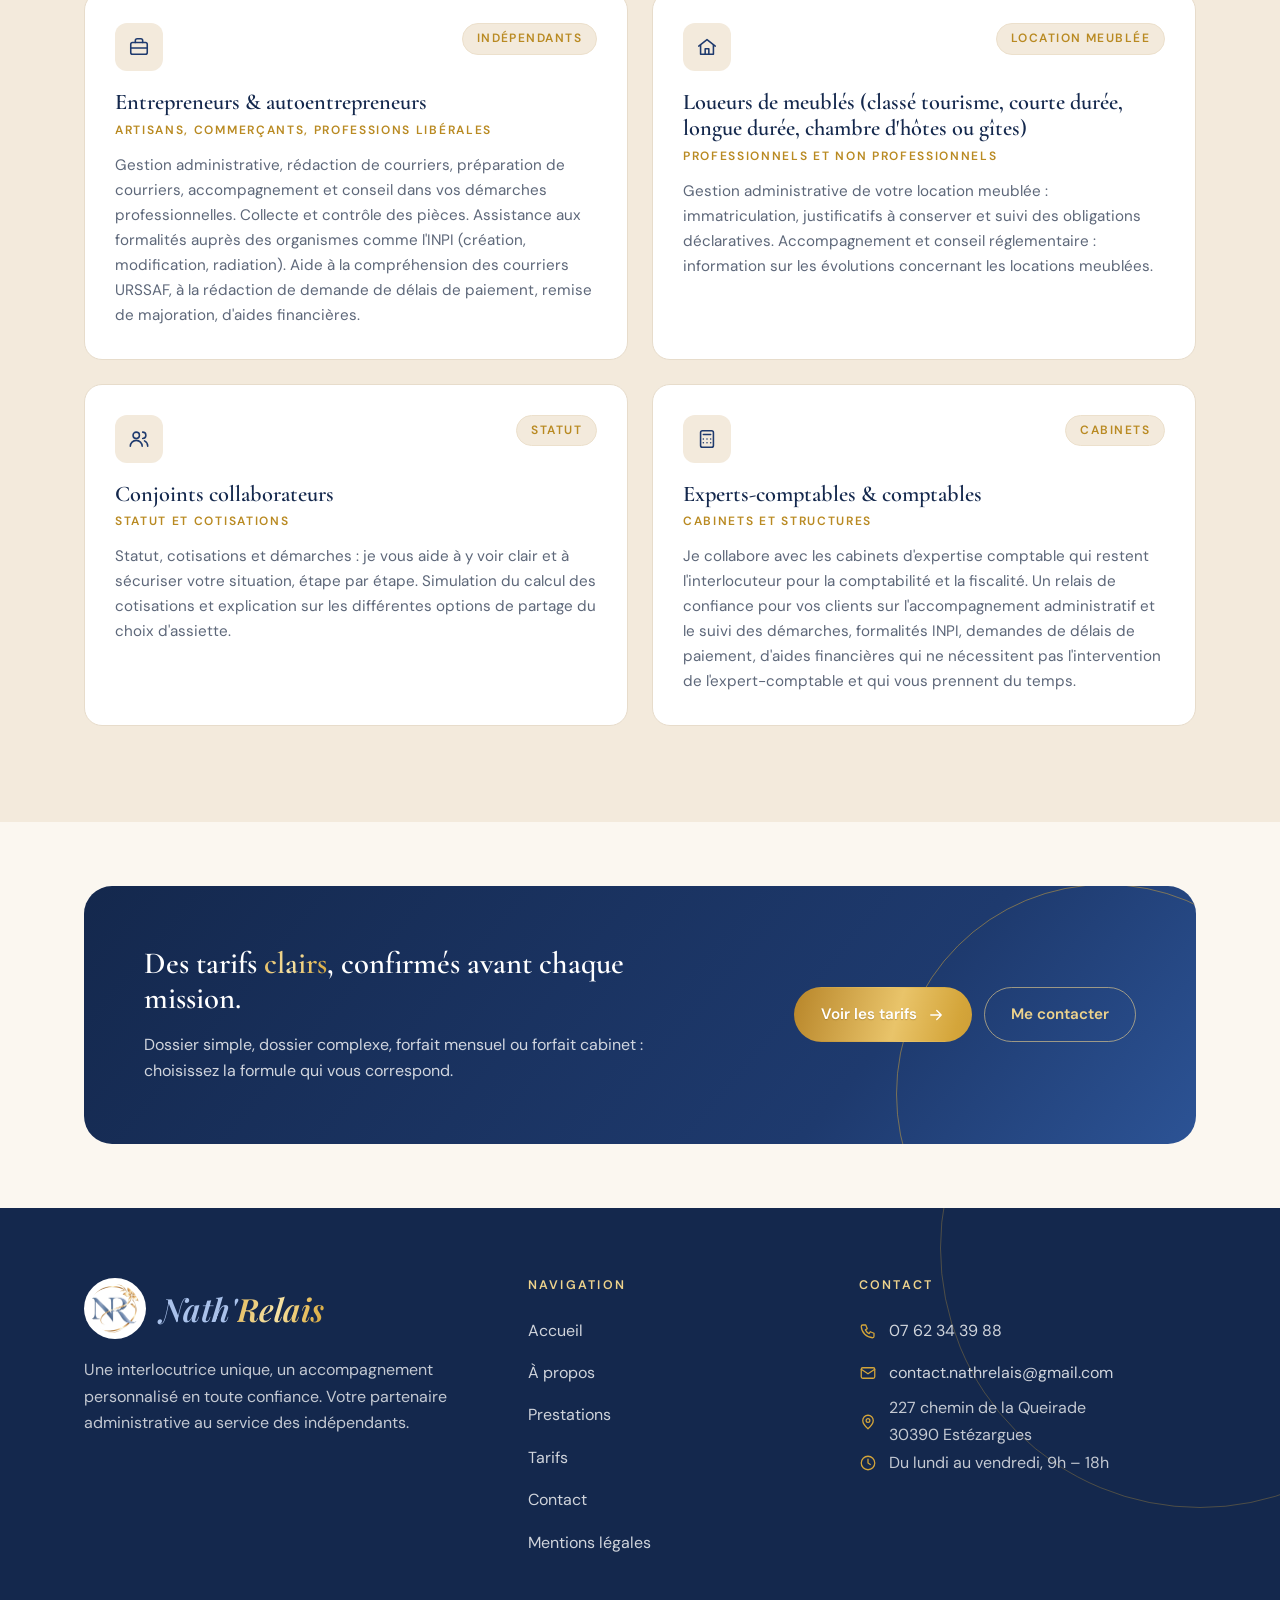
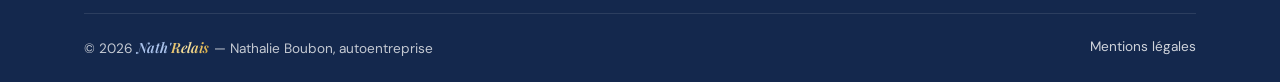
<file: prestations.html>
<!DOCTYPE html>
<html lang="fr">
<head>
<meta charset="utf-8">
<meta name="viewport" content="width=device-width, initial-scale=1">
<title>Prestations — Nath'Relais</title>
<meta name="description" content="Gestion et suivi administratif, rédaction de courriers, relances auprès des organismes sociaux, demandes d'échelonnement et d'aides financières.">
<meta name="theme-color" content="#14284d">
<meta property="og:type" content="website">
<meta property="og:title" content="Prestations — Nath'Relais">
<meta property="og:description" content="Gestion et suivi administratif, rédaction de courriers, relances auprès des organismes sociaux, demandes d'échelonnement et d'aides financières.">
<meta property="og:image" content="assets/img/logo.png">
<link rel="icon" type="image/png" sizes="32x32" href="assets/img/favicon-32.png">
<link rel="apple-touch-icon" href="assets/img/apple-touch-icon.png">
<link rel="preconnect" href="https://fonts.googleapis.com">
<link rel="preconnect" href="https://fonts.gstatic.com" crossorigin>
<link href="https://fonts.googleapis.com/css2?family=Cormorant+Garamond:wght@500;600;700&family=DM+Sans:wght@400;500;600;700&family=Playfair+Display:ital,wght@0,500;0,600;1,500;1,600&display=swap" rel="stylesheet">
<link rel="stylesheet" href="assets/css/style.css?v=202611141759">
</head>
<body>
<a class="skip-link" href="#contenu">Aller au contenu</a>
<header class="site-header">
  <div class="container header-inner">
    <a class="brand" href="index.html" aria-label="Nath'Relais — accueil">
      <img src="assets/img/logo.png" alt="Logo Nath'Relais" width="54" height="53">
      <span>
        <span class="brand-name">Nath'<span>Relais</span></span>
      </span>
    </a>
    <button class="nav-toggle" type="button" aria-label="Ouvrir le menu" aria-expanded="false" aria-controls="main-nav"><svg viewBox="0 0 24 24" fill="none" stroke="currentColor" stroke-width="1.7" stroke-linecap="round" stroke-linejoin="round" aria-hidden="true"><path d="M4 7h16M4 12h16M4 17h16"/></svg></button>
    <nav class="main-nav" id="main-nav" aria-label="Navigation principale">
      <ul>
        <li><a href="index.html">Accueil</a></li><li><a href="a-propos.html">À propos</a></li><li><a href="prestations.html" aria-current="page">Prestations</a></li><li><a href="tarifs.html">Tarifs</a></li><li><a href="contact.html" class="nav-cta">Contact</a></li>
      </ul>
    </nav>
  </div>
</header>
<main id="contenu">
<section class="page-hero">
  <div class="container split">
    <div>
      <span class="eyebrow">Prestations</span>
      <h1><span class="nr">Nath'<span>Relais</span></span>, votre partenaire administrative à vos côtés.</h1>
      <p class="lead">Que vous soyez entrepreneurs, autoentrepreneurs (artisans, commerçants, professions libérales), loueurs de meublés ou conjoints collaborateurs, je vous accompagne dans vos démarches administratives, déclaratives et réglementaires souvent chronophages.</p>
      <p class="lead">Je collabore également avec les cabinets d'experts comptables en qualité de relais administratif externalisé.</p>
    </div>
    <div class="split-media">
      <img src="assets/img/dossier-suivi.jpg" alt="Femme travaillant sur son ordinateur portable dans un bureau lumineux" width="718" height="444">
    </div>
  </div>
</section>

<section class="section bg-cream">
  <div class="container">
    <div class="section-head reveal">
      <h2>Ce que je prends en charge pour vous</h2>
    </div>
    <div class="grid grid-2">
      <article class="card reveal">
        <span class="icon-box"><svg viewBox="0 0 24 24" fill="none" stroke="currentColor" stroke-width="1.7" stroke-linecap="round" stroke-linejoin="round" aria-hidden="true"><path d="M3 6a2 2 0 0 1 2-2h4l2 2h8a2 2 0 0 1 2 2v10a2 2 0 0 1-2 2H5a2 2 0 0 1-2-2z"/><path d="M8 13h8"/></svg></span>
        <h3>Gestion et suivi administratif</h3>
        <p>Conseil, accompagnements sur les formalités administratives (INPI) : immatriculation, modification, radiation. Conseil, accompagnement sur les formalités déclaratives ou exonérations (ACRE, invalidité, déclaration de chiffre d'affaires, revenu estimé).</p>
      </article>
      <article class="card reveal">
        <span class="icon-box"><svg viewBox="0 0 24 24" fill="none" stroke="currentColor" stroke-width="1.7" stroke-linecap="round" stroke-linejoin="round" aria-hidden="true"><path d="M12 20h9"/><path d="M16.5 3.5a2.1 2.1 0 0 1 3 3L7 19l-4 1 1-4z"/></svg></span>
        <h3>Rédaction de courriers et documents administratifs</h3>
        <p>Création et mise en forme de courriers professionnels et administratifs adaptés à chaque situation.</p>
      </article>
      <article class="card reveal">
        <span class="icon-box"><svg viewBox="0 0 24 24" fill="none" stroke="currentColor" stroke-width="1.7" stroke-linecap="round" stroke-linejoin="round" aria-hidden="true"><path d="M21 12a9 9 0 0 1-15.5 6.3L3 16"/><path d="M3 12A9 9 0 0 1 18.5 5.7L21 8"/><path d="M21 3v5h-5M3 21v-5h5"/></svg></span>
        <h3>Relance auprès des organismes et partenaires sociaux</h3>
        <p>Suivi de vos demandes et échanges avec les administrations, organismes sociaux et partenaires.</p>
      </article>
      <article class="card reveal">
        <span class="icon-box"><svg viewBox="0 0 24 24" fill="none" stroke="currentColor" stroke-width="1.7" stroke-linecap="round" stroke-linejoin="round" aria-hidden="true"><rect x="3" y="5" width="18" height="16" rx="2"/><path d="M8 3v4M16 3v4M3 10h18"/><path d="m9 15 2 2 4-4"/></svg></span>
        <h3>Préparation de demandes d'échelonnement de paiement, d'aides financières</h3>
        <p>Constitution et préparation de dossiers de demande de délais, facilités de paiement, demandes d'aides financières ou sociales.</p>
      </article>
    </div>
  </div>
</section>

<section class="section bg-beige" id="pour-qui">
  <div class="container">
    <div class="section-head reveal">
      <span class="eyebrow">Pour qui ?</span>
      <h2>Un accompagnement adapté à chaque profil</h2>
    </div>
    <div class="grid grid-2">
      <article class="card reveal">
        <div class="card-top"><span class="icon-box"><svg viewBox="0 0 24 24" fill="none" stroke="currentColor" stroke-width="1.7" stroke-linecap="round" stroke-linejoin="round" aria-hidden="true"><rect x="3" y="7" width="18" height="13" rx="2"/><path d="M8 7V5a2 2 0 0 1 2-2h4a2 2 0 0 1 2 2v2M3 13h18"/></svg></span><span class="tag">Indépendants</span></div>
        <h3>Entrepreneurs &amp; autoentrepreneurs</h3>
        <span class="sub">Artisans, commerçants, professions libérales</span>
        <p>Gestion administrative, rédaction de courriers, préparation de courriers, accompagnement et conseil dans vos démarches professionnelles. Collecte et contrôle des pièces. Assistance aux formalités auprès des organismes comme l'INPI (création, modification, radiation). Aide à la compréhension des courriers URSSAF, à la rédaction de demande de délais de paiement, remise de majoration, d'aides financières.</p>
      </article>
      <article class="card reveal">
        <div class="card-top"><span class="icon-box"><svg viewBox="0 0 24 24" fill="none" stroke="currentColor" stroke-width="1.7" stroke-linecap="round" stroke-linejoin="round" aria-hidden="true"><path d="M3 11 12 4l9 7"/><path d="M5 10v10h14V10"/><path d="M10 20v-6h4v6"/></svg></span><span class="tag">Location meublée</span></div>
        <h3>Loueurs de meublés (classé tourisme, courte durée, longue durée, chambre d'hôtes ou gîtes)</h3>
        <span class="sub">Professionnels et non professionnels</span>
        <p>Gestion administrative de votre location meublée : immatriculation, justificatifs à conserver et suivi des obligations déclaratives. Accompagnement et conseil réglementaire : information sur les évolutions concernant les locations meublées.</p>
      </article>
      <article class="card reveal">
        <div class="card-top"><span class="icon-box"><svg viewBox="0 0 24 24" fill="none" stroke="currentColor" stroke-width="1.7" stroke-linecap="round" stroke-linejoin="round" aria-hidden="true"><circle cx="9" cy="8" r="3.5"/><path d="M2.5 20a6.5 6.5 0 0 1 13 0"/><path d="M16 4.5a3.5 3.5 0 0 1 0 7M18 14a6.5 6.5 0 0 1 3.5 6"/></svg></span><span class="tag">Statut</span></div>
        <h3>Conjoints collaborateurs</h3>
        <span class="sub">Statut et cotisations</span>
        <p>Statut, cotisations et démarches : je vous aide à y voir clair et à sécuriser votre situation, étape par étape. Simulation du calcul des cotisations et explication sur les différentes options de partage du choix d'assiette.</p>
      </article>
      <article class="card reveal">
        <div class="card-top"><span class="icon-box"><svg viewBox="0 0 24 24" fill="none" stroke="currentColor" stroke-width="1.7" stroke-linecap="round" stroke-linejoin="round" aria-hidden="true"><rect x="5" y="3" width="14" height="18" rx="2"/><path d="M8 7h8M8 12h.01M12 12h.01M16 12h.01M8 16h.01M12 16h.01M16 16h.01"/></svg></span><span class="tag">Cabinets</span></div>
        <h3>Experts-comptables &amp; comptables</h3>
        <span class="sub">Cabinets et structures</span>
        <p>Je collabore avec les cabinets d'expertise comptable qui restent l'interlocuteur pour la comptabilité et la fiscalité. Un relais de confiance pour vos clients sur l'accompagnement administratif et le suivi des démarches, formalités INPI, demandes de délais de paiement, d'aides financières qui ne nécessitent pas l'intervention de l'expert-comptable et qui vous prennent du temps.</p>
      </article>
    </div>
  </div>
</section>

<section class="section-sm bg-cream">
  <div class="container">
    <div class="cta-band reveal">
      <div>
        <h2>Des tarifs <em>clairs</em>, confirmés avant chaque mission.</h2>
        <p>Dossier simple, dossier complexe, forfait mensuel ou forfait cabinet : choisissez la formule qui vous correspond.</p>
      </div>
      <div class="actions">
        <a class="btn btn-gold" href="tarifs.html">Voir les tarifs <svg viewBox="0 0 24 24" fill="none" stroke="currentColor" stroke-width="1.7" stroke-linecap="round" stroke-linejoin="round" aria-hidden="true"><path d="M5 12h14M13 6l6 6-6 6"/></svg></a>
        <a class="btn btn-light" href="contact.html">Me contacter</a>
      </div>
    </div>
  </div>
</section>
</main>
<footer class="site-footer">
  <div class="container">
    <div class="footer-grid">
      <div>
        <div class="footer-brand">
          <img src="assets/img/logo.png" alt="" width="62" height="61">
          <span class="brand-name">Nath'<span>Relais</span></span>
        </div>
        <p>Une interlocutrice unique, un accompagnement personnalisé en toute confiance. Votre partenaire administrative au service des indépendants.</p>
      </div>
      <div>
        <h4>Navigation</h4>
        <ul>
          <li><a href="index.html">Accueil</a></li>
          <li><a href="a-propos.html">À propos</a></li>
          <li><a href="prestations.html">Prestations</a></li>
          <li><a href="tarifs.html">Tarifs</a></li>
          <li><a href="contact.html">Contact</a></li>
          <li><a href="mentions-legales.html">Mentions légales</a></li>
        </ul>
      </div>
      <div>
        <h4>Contact</h4>
        <ul class="footer-contact">
          <li><svg viewBox="0 0 24 24" fill="none" stroke="currentColor" stroke-width="1.7" stroke-linecap="round" stroke-linejoin="round" aria-hidden="true"><path d="M5 4h4l2 5-2.5 1.5a11 11 0 0 0 5 5L15 13l5 2v4a2 2 0 0 1-2 2A16 16 0 0 1 3 6a2 2 0 0 1 2-2"/></svg><a href="tel:+33762343988">07 62 34 39 88</a></li>
          <li><svg viewBox="0 0 24 24" fill="none" stroke="currentColor" stroke-width="1.7" stroke-linecap="round" stroke-linejoin="round" aria-hidden="true"><rect x="3" y="5" width="18" height="14" rx="2"/><path d="m3 7 9 6 9-6"/></svg><a href="mailto:contact.nathrelais@gmail.com">contact.nathrelais@gmail.com</a></li>
          <li><svg viewBox="0 0 24 24" fill="none" stroke="currentColor" stroke-width="1.7" stroke-linecap="round" stroke-linejoin="round" aria-hidden="true"><path d="M12 21s-7-6.2-7-11a7 7 0 0 1 14 0c0 4.8-7 11-7 11z"/><circle cx="12" cy="10" r="2.5"/></svg><span>227 chemin de la Queirade<br>30390 Estézargues</span></li>
          <li><svg viewBox="0 0 24 24" fill="none" stroke="currentColor" stroke-width="1.7" stroke-linecap="round" stroke-linejoin="round" aria-hidden="true"><circle cx="12" cy="12" r="9"/><path d="M12 7v5l3 2"/></svg><span>Du lundi au vendredi, 9h – 18h</span></li>
        </ul>
      </div>
    </div>
    <div class="footer-bottom">
      <span>© <span data-year>2026</span> <span class="nr">Nath'<span>Relais</span></span> — Nathalie Boubon, autoentreprise</span>
      <a href="mentions-legales.html">Mentions légales</a>
    </div>
  </div>
</footer>
<script src="assets/js/main.js?v=202611141759" defer></script>
</body>
</html>
</file>
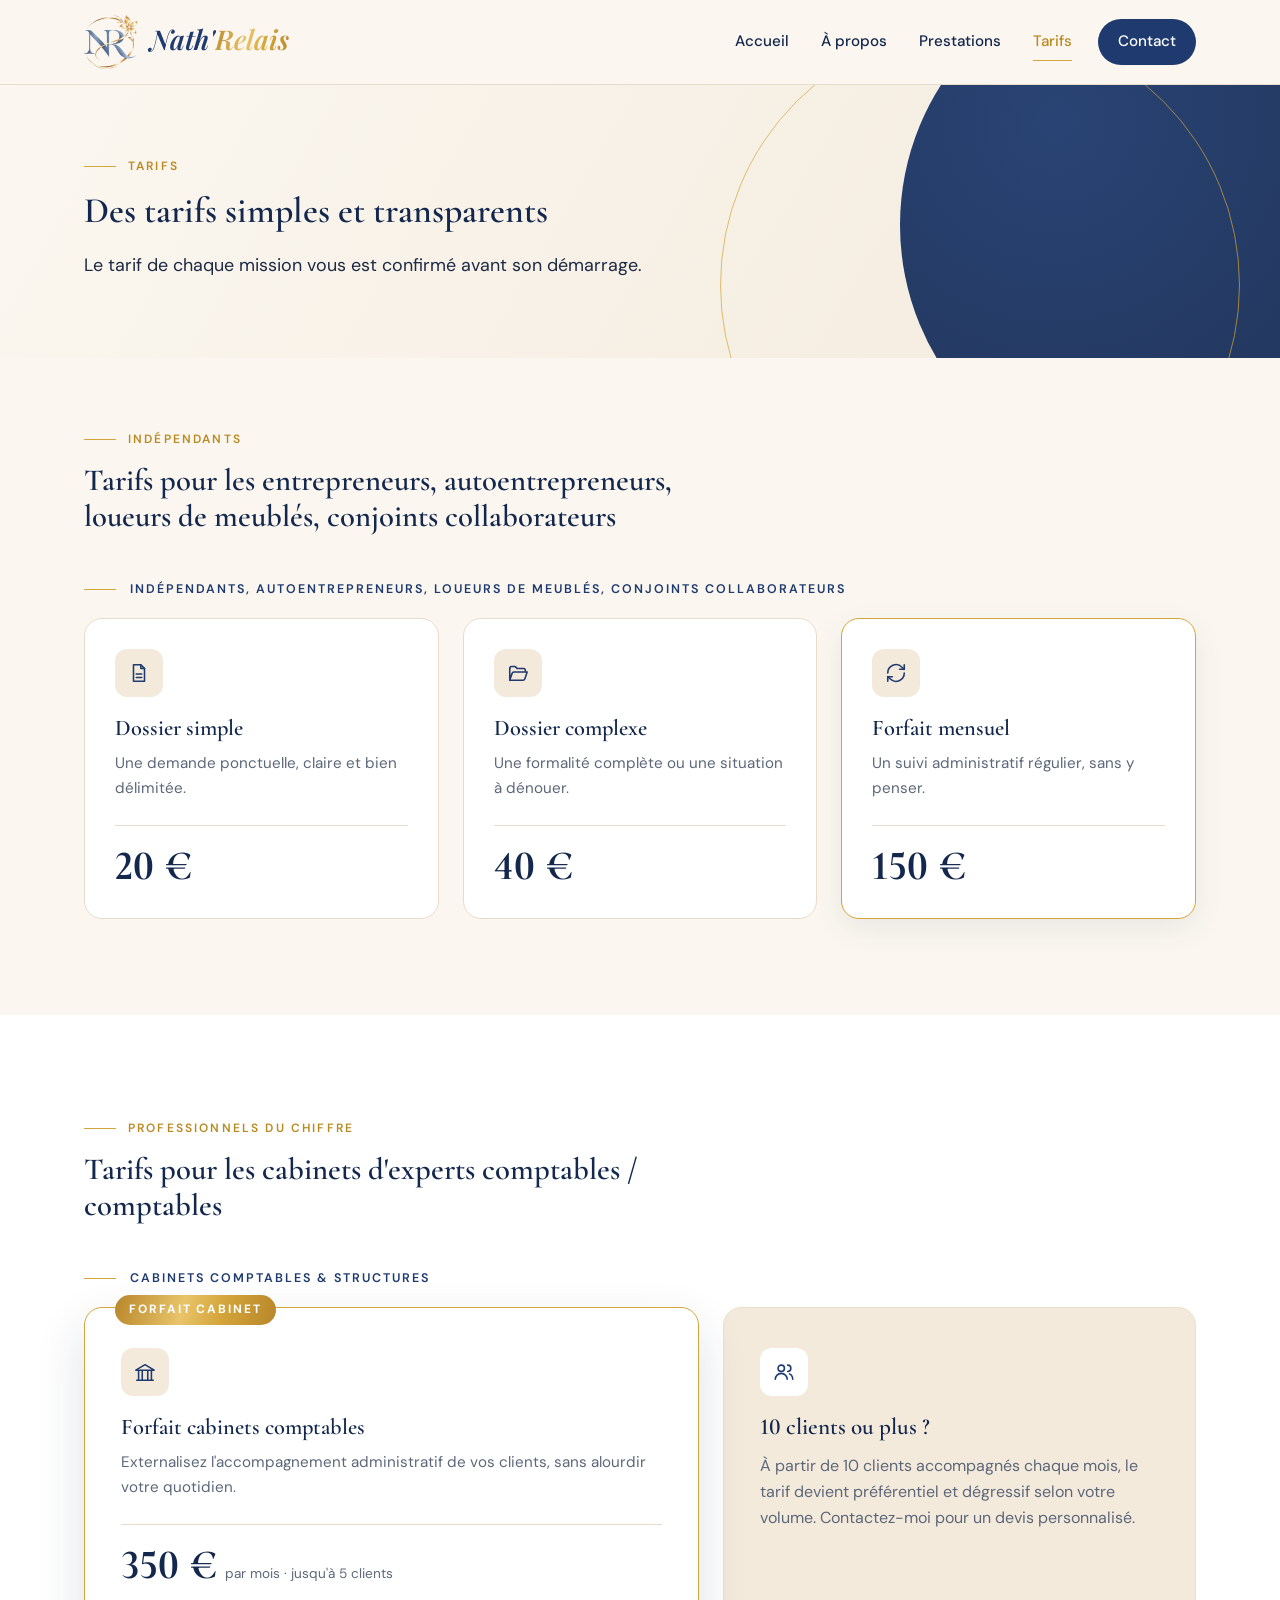
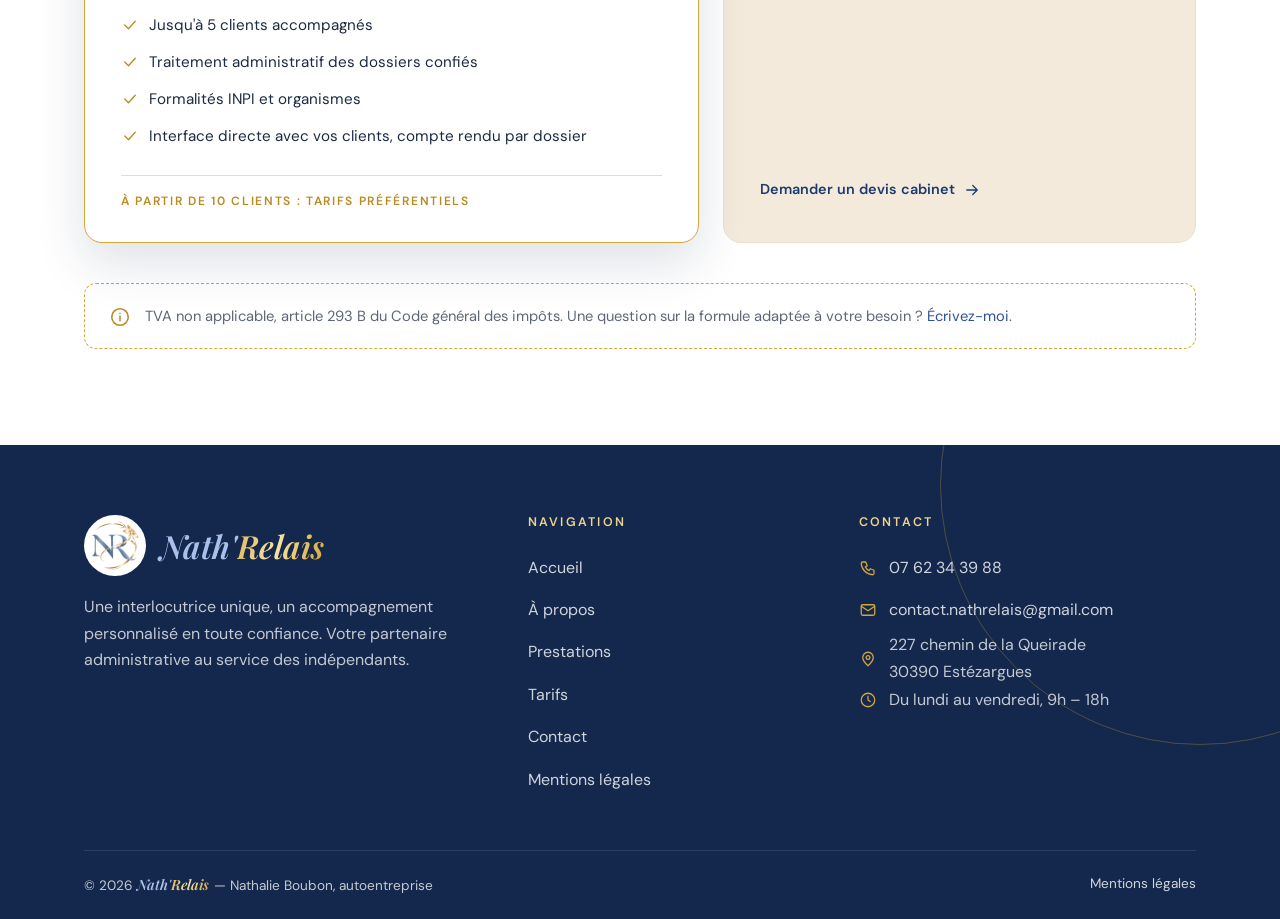
<file: tarifs.html>
<!DOCTYPE html>
<html lang="fr">
<head>
<meta charset="utf-8">
<meta name="viewport" content="width=device-width, initial-scale=1">
<title>Tarifs — Nath'Relais</title>
<meta name="description" content="Tarifs clairs : dossier simple 20 €, dossier complexe 40 €, forfait mensuel 150 €. Forfait cabinets comptables 350 €/mois.">
<meta name="theme-color" content="#14284d">
<meta property="og:type" content="website">
<meta property="og:title" content="Tarifs — Nath'Relais">
<meta property="og:description" content="Tarifs clairs : dossier simple 20 €, dossier complexe 40 €, forfait mensuel 150 €. Forfait cabinets comptables 350 €/mois.">
<meta property="og:image" content="assets/img/logo.png">
<link rel="icon" type="image/png" sizes="32x32" href="assets/img/favicon-32.png">
<link rel="apple-touch-icon" href="assets/img/apple-touch-icon.png">
<link rel="preconnect" href="https://fonts.googleapis.com">
<link rel="preconnect" href="https://fonts.gstatic.com" crossorigin>
<link href="https://fonts.googleapis.com/css2?family=Cormorant+Garamond:wght@500;600;700&family=DM+Sans:wght@400;500;600;700&family=Playfair+Display:ital,wght@0,500;0,600;1,500;1,600&display=swap" rel="stylesheet">
<link rel="stylesheet" href="assets/css/style.css?v=202611141759">
</head>
<body>
<a class="skip-link" href="#contenu">Aller au contenu</a>
<header class="site-header">
  <div class="container header-inner">
    <a class="brand" href="index.html" aria-label="Nath'Relais — accueil">
      <img src="assets/img/logo.png" alt="Logo Nath'Relais" width="54" height="53">
      <span>
        <span class="brand-name">Nath'<span>Relais</span></span>
      </span>
    </a>
    <button class="nav-toggle" type="button" aria-label="Ouvrir le menu" aria-expanded="false" aria-controls="main-nav"><svg viewBox="0 0 24 24" fill="none" stroke="currentColor" stroke-width="1.7" stroke-linecap="round" stroke-linejoin="round" aria-hidden="true"><path d="M4 7h16M4 12h16M4 17h16"/></svg></button>
    <nav class="main-nav" id="main-nav" aria-label="Navigation principale">
      <ul>
        <li><a href="index.html">Accueil</a></li><li><a href="a-propos.html">À propos</a></li><li><a href="prestations.html">Prestations</a></li><li><a href="tarifs.html" aria-current="page">Tarifs</a></li><li><a href="contact.html" class="nav-cta">Contact</a></li>
      </ul>
    </nav>
  </div>
</header>
<main id="contenu">
<section class="page-hero">
  <div class="container">
    <span class="eyebrow">Tarifs</span>
    <h1>Des tarifs simples et transparents</h1>
    <p class="lead">Le tarif de chaque mission vous est confirmé avant son démarrage.</p>
  </div>
</section>

<section class="section bg-cream">
  <div class="container">
    <div class="section-head reveal">
      <span class="eyebrow">Indépendants</span>
      <h2>Tarifs pour les entrepreneurs, autoentrepreneurs, loueurs de meublés, conjoints collaborateurs</h2>
    </div>
    <h3 class="price-group-title reveal">Indépendants, autoentrepreneurs, loueurs de meublés, conjoints collaborateurs</h3>
    <div class="grid grid-3">
      <article class="card price-card reveal">
        <span class="icon-box"><svg viewBox="0 0 24 24" fill="none" stroke="currentColor" stroke-width="1.7" stroke-linecap="round" stroke-linejoin="round" aria-hidden="true"><path d="M14 3H6v18h12V7z"/><path d="M14 3v4h4M9 13h6M9 17h6"/></svg></span>
        <h3>Dossier simple</h3>
        <p>Une demande ponctuelle, claire et bien délimitée.</p>
        <div class="price"><strong>20 €</strong></div>
      </article>
      <article class="card price-card reveal">
        <span class="icon-box"><svg viewBox="0 0 24 24" fill="none" stroke="currentColor" stroke-width="1.7" stroke-linecap="round" stroke-linejoin="round" aria-hidden="true"><path d="M3 7a2 2 0 0 1 2-2h4l2 2h7a2 2 0 0 1 2 2v1"/><path d="M3 7v11a2 2 0 0 0 2 2h12.5a2 2 0 0 0 1.9-1.4L22 11H7.5a2 2 0 0 0-1.9 1.4L3 20"/></svg></span>
        <h3>Dossier complexe</h3>
        <p>Une formalité complète ou une situation à dénouer.</p>
        <div class="price"><strong>40 €</strong></div>
      </article>
      <article class="card price-card featured reveal">
        <span class="icon-box"><svg viewBox="0 0 24 24" fill="none" stroke="currentColor" stroke-width="1.7" stroke-linecap="round" stroke-linejoin="round" aria-hidden="true"><path d="M21 12a9 9 0 0 1-15.5 6.3L3 16"/><path d="M3 12A9 9 0 0 1 18.5 5.7L21 8"/><path d="M21 3v5h-5M3 21v-5h5"/></svg></span>
        <h3>Forfait mensuel</h3>
        <p>Un suivi administratif régulier, sans y penser.</p>
        <div class="price"><strong>150 €</strong></div>
      </article>
    </div>
  </div>
</section>

<section class="section bg-white">
  <div class="container">
    <div class="section-head reveal">
      <span class="eyebrow">Professionnels du chiffre</span>
      <h2>Tarifs pour les cabinets d'experts comptables / comptables</h2>
    </div>
    <h3 class="price-group-title reveal">Cabinets comptables &amp; structures</h3>
    <div class="cabinet-grid">
      <article class="card cabinet-card reveal">
        <span class="ribbon">Forfait cabinet</span>
        <span class="icon-box"><svg viewBox="0 0 24 24" fill="none" stroke="currentColor" stroke-width="1.7" stroke-linecap="round" stroke-linejoin="round" aria-hidden="true"><path d="M3 21h18M5 21V10M19 21V10M9 21V10M15 21V10M2 10l10-6 10 6z"/></svg></span>
        <h3>Forfait cabinets comptables</h3>
        <p>Externalisez l'accompagnement administratif de vos clients, sans alourdir votre quotidien.</p>
        <div class="price"><strong>350 €</strong><span>par mois · jusqu'à 5 clients</span></div>
        <ul>
          <li><svg viewBox="0 0 24 24" fill="none" stroke="currentColor" stroke-width="1.7" stroke-linecap="round" stroke-linejoin="round" aria-hidden="true"><path d="m5 12 5 5 9-10"/></svg>Jusqu'à 5 clients accompagnés</li>
          <li><svg viewBox="0 0 24 24" fill="none" stroke="currentColor" stroke-width="1.7" stroke-linecap="round" stroke-linejoin="round" aria-hidden="true"><path d="m5 12 5 5 9-10"/></svg>Traitement administratif des dossiers confiés</li>
          <li><svg viewBox="0 0 24 24" fill="none" stroke="currentColor" stroke-width="1.7" stroke-linecap="round" stroke-linejoin="round" aria-hidden="true"><path d="m5 12 5 5 9-10"/></svg>Formalités INPI et organismes</li>
          <li><svg viewBox="0 0 24 24" fill="none" stroke="currentColor" stroke-width="1.7" stroke-linecap="round" stroke-linejoin="round" aria-hidden="true"><path d="m5 12 5 5 9-10"/></svg>Interface directe avec vos clients, compte rendu par dossier</li>
        </ul>
        <div class="cabinet-foot">À partir de 10 clients : tarifs préférentiels</div>
      </article>
      <aside class="volume-card reveal">
        <span class="icon-box" style="background:#fff"><svg viewBox="0 0 24 24" fill="none" stroke="currentColor" stroke-width="1.7" stroke-linecap="round" stroke-linejoin="round" aria-hidden="true"><circle cx="9" cy="8" r="3.5"/><path d="M2.5 20a6.5 6.5 0 0 1 13 0"/><path d="M16 4.5a3.5 3.5 0 0 1 0 7M18 14a6.5 6.5 0 0 1 3.5 6"/></svg></span>
        <h3 style="margin-top:18px">10 clients ou plus ?</h3>
        <p>À partir de 10 clients accompagnés chaque mois, le tarif devient préférentiel et dégressif selon votre volume. Contactez-moi pour un devis personnalisé.</p>
        <a class="card-link" href="contact.html?objet=cabinet">Demander un devis cabinet <svg viewBox="0 0 24 24" fill="none" stroke="currentColor" stroke-width="1.7" stroke-linecap="round" stroke-linejoin="round" aria-hidden="true"><path d="M5 12h14M13 6l6 6-6 6"/></svg></a>
      </aside>
    </div>
    <div class="note reveal">
      <svg viewBox="0 0 24 24" fill="none" stroke="currentColor" stroke-width="1.7" stroke-linecap="round" stroke-linejoin="round" aria-hidden="true"><circle cx="12" cy="12" r="9"/><path d="M12 11v5M12 8h.01"/></svg>
      <span>TVA non applicable, article 293 B du Code général des impôts. Une question sur la formule adaptée à votre besoin ? <a href="contact.html">Écrivez-moi</a>.</span>
    </div>
  </div>
</section>
</main>
<footer class="site-footer">
  <div class="container">
    <div class="footer-grid">
      <div>
        <div class="footer-brand">
          <img src="assets/img/logo.png" alt="" width="62" height="61">
          <span class="brand-name">Nath'<span>Relais</span></span>
        </div>
        <p>Une interlocutrice unique, un accompagnement personnalisé en toute confiance. Votre partenaire administrative au service des indépendants.</p>
      </div>
      <div>
        <h4>Navigation</h4>
        <ul>
          <li><a href="index.html">Accueil</a></li>
          <li><a href="a-propos.html">À propos</a></li>
          <li><a href="prestations.html">Prestations</a></li>
          <li><a href="tarifs.html">Tarifs</a></li>
          <li><a href="contact.html">Contact</a></li>
          <li><a href="mentions-legales.html">Mentions légales</a></li>
        </ul>
      </div>
      <div>
        <h4>Contact</h4>
        <ul class="footer-contact">
          <li><svg viewBox="0 0 24 24" fill="none" stroke="currentColor" stroke-width="1.7" stroke-linecap="round" stroke-linejoin="round" aria-hidden="true"><path d="M5 4h4l2 5-2.5 1.5a11 11 0 0 0 5 5L15 13l5 2v4a2 2 0 0 1-2 2A16 16 0 0 1 3 6a2 2 0 0 1 2-2"/></svg><a href="tel:+33762343988">07 62 34 39 88</a></li>
          <li><svg viewBox="0 0 24 24" fill="none" stroke="currentColor" stroke-width="1.7" stroke-linecap="round" stroke-linejoin="round" aria-hidden="true"><rect x="3" y="5" width="18" height="14" rx="2"/><path d="m3 7 9 6 9-6"/></svg><a href="mailto:contact.nathrelais@gmail.com">contact.nathrelais@gmail.com</a></li>
          <li><svg viewBox="0 0 24 24" fill="none" stroke="currentColor" stroke-width="1.7" stroke-linecap="round" stroke-linejoin="round" aria-hidden="true"><path d="M12 21s-7-6.2-7-11a7 7 0 0 1 14 0c0 4.8-7 11-7 11z"/><circle cx="12" cy="10" r="2.5"/></svg><span>227 chemin de la Queirade<br>30390 Estézargues</span></li>
          <li><svg viewBox="0 0 24 24" fill="none" stroke="currentColor" stroke-width="1.7" stroke-linecap="round" stroke-linejoin="round" aria-hidden="true"><circle cx="12" cy="12" r="9"/><path d="M12 7v5l3 2"/></svg><span>Du lundi au vendredi, 9h – 18h</span></li>
        </ul>
      </div>
    </div>
    <div class="footer-bottom">
      <span>© <span data-year>2026</span> <span class="nr">Nath'<span>Relais</span></span> — Nathalie Boubon, autoentreprise</span>
      <a href="mentions-legales.html">Mentions légales</a>
    </div>
  </div>
</footer>
<script src="assets/js/main.js?v=202611141759" defer></script>
</body>
</html>
</file>
<file: assets/css/style.css>
/* =========================================================
   Nath'Relais — feuille de style
   Palette : bleu marine / bleu logo / champagne / beige
   ========================================================= */

:root {
  --navy: #14284d;
  --navy-2: #1e3a6e;
  --blue: #2c5395;
  --blue-soft: #5b7bb0;
  --gold: #b98a22;
  --gold-2: #d4a53a;
  --gold-light: #eed38c;
  --gold-metal: linear-gradient(105deg, #b8862a 0%, #e9c46a 42%, #d4a53a 66%, #b8862a 100%);
  --gold-metal-light: linear-gradient(105deg, #e2b85a 0%, #f6e3a6 45%, #e9c46a 70%, #d4a53a 100%);
  --beige: #f3eadc;
  --beige-2: #ece0cc;
  --cream: #fbf7f0;
  --white: #ffffff;
  --text: #1d2a44;
  --muted: #5d6779;
  --line: #e7dccb;

  --font-title: "Cormorant Garamond", Georgia, "Times New Roman", serif;
  --font-body: "DM Sans", "Segoe UI", system-ui, -apple-system, sans-serif;
  --font-script: "Great Vibes", "Brush Script MT", cursive;

  --radius: 18px;
  --radius-sm: 12px;
  --shadow: 0 10px 30px rgba(20, 40, 77, 0.08);
  --shadow-lg: 0 20px 50px rgba(20, 40, 77, 0.14);
  --container: 1160px;
}

*,
*::before,
*::after { box-sizing: border-box; }

html { scroll-behavior: smooth; }

body {
  margin: 0;
  font-family: var(--font-body);
  font-size: 16px;
  line-height: 1.65;
  color: var(--text);
  background: var(--cream);
  -webkit-font-smoothing: antialiased;
}

img { max-width: 100%; display: block; }
a { color: var(--blue); text-decoration: none; }
a:hover { color: var(--gold); }

h1, h2, h3, h4 {
  font-family: var(--font-title);
  color: var(--navy);
  line-height: 1.15;
  margin: 0 0 .5em;
  font-weight: 600;
}
h1 { font-size: clamp(2.4rem, 5vw, 3.6rem); }
h2 { font-size: clamp(2rem, 3.6vw, 2.75rem); }
h3 { font-size: 1.45rem; }
p { margin: 0 0 1em; }

.container {
  width: 100%;
  max-width: var(--container);
  margin: 0 auto;
  padding: 0 24px;
}

.skip-link {
  position: absolute; left: -999px; top: 0;
  background: var(--navy); color: #fff; padding: 10px 16px; z-index: 100;
}
.skip-link:focus { left: 10px; top: 10px; }

/* ---------- Petits éléments ---------- */
.eyebrow {
  display: inline-flex; align-items: center; gap: 12px;
  font-size: .75rem; letter-spacing: .18em; text-transform: uppercase;
  font-weight: 600; color: var(--gold); margin-bottom: 14px;
}
.eyebrow::before { content: ""; width: 32px; height: 1px; background: var(--gold-2); }

.gold { color: var(--gold); }
.script { font-family: var(--font-script); font-weight: 400; color: var(--gold); }

.divider {
  display: flex; align-items: center; gap: 10px; width: 180px; margin: 18px 0 22px;
}
.divider::before, .divider::after { content: ""; flex: 1; height: 1px; background: var(--gold-2); }
.divider span { width: 7px; height: 7px; transform: rotate(45deg); border: 1px solid var(--gold-2); }
.divider.center { margin-left: auto; margin-right: auto; }

.btn {
  display: inline-flex; align-items: center; justify-content: center; gap: 10px;
  padding: 14px 26px; border-radius: 999px; font-weight: 600; font-size: .95rem;
  border: 1px solid transparent; cursor: pointer; transition: all .25s ease;
  font-family: var(--font-body);
}
.btn svg { width: 18px; height: 18px; }
.btn-primary { background: var(--navy-2); color: #fff; }
.btn-primary:hover { background: var(--navy); color: #fff; transform: translateY(-2px); box-shadow: var(--shadow); }
.btn-gold { background: linear-gradient(135deg, var(--gold-2), var(--gold)); color: #fff; }
.btn-gold:hover { color: #fff; transform: translateY(-2px); box-shadow: 0 10px 24px rgba(185,138,34,.35); }
.btn-outline { border-color: var(--navy-2); color: var(--navy-2); background: transparent; }
.btn-outline:hover { background: var(--navy-2); color: #fff; }
.btn-light { border-color: rgba(238,211,140,.6); color: var(--gold-light); background: transparent; }
.btn-light:hover { background: var(--gold-light); color: var(--navy); }

.icon-box {
  width: 48px; height: 48px; border-radius: 12px;
  display: inline-grid; place-items: center;
  background: var(--beige); color: var(--navy-2);
  flex-shrink: 0;
}
.icon-box svg { width: 22px; height: 22px; }
.icon-ring {
  width: 56px; height: 56px; border-radius: 50%;
  display: inline-grid; place-items: center;
  border: 1px solid var(--gold-2); color: var(--gold);
  flex-shrink: 0;
}
.icon-ring svg { width: 24px; height: 24px; }

.tag {
  display: inline-block; padding: 5px 14px; border-radius: 999px;
  background: var(--beige); border: 1px solid var(--beige-2);
  font-size: .7rem; letter-spacing: .12em; text-transform: uppercase;
  color: var(--gold); font-weight: 600;
}

/* ---------- En-tête ---------- */
.site-header {
  position: sticky; top: 0; z-index: 50;
  background: rgba(251, 247, 240, .92);
  backdrop-filter: blur(10px);
  -webkit-backdrop-filter: blur(10px);
  border-bottom: 1px solid var(--line);
}
.header-inner {
  display: flex; align-items: center; justify-content: space-between;
  height: 84px; gap: 20px;
}
.brand { display: flex; align-items: center; gap: 12px; color: var(--navy); }
.brand img { width: 54px; height: auto; }
.brand-name {
  font-family: var(--font-title); font-size: 1.85rem; font-weight: 600; line-height: 1;
  color: var(--navy);
}
.brand-name span { color: var(--gold); }
.brand-tag {
  display: block; font-family: var(--font-body); font-size: .62rem;
  letter-spacing: .2em; text-transform: uppercase; color: var(--muted); margin-top: 5px;
}

.main-nav ul { list-style: none; margin: 0; padding: 0; display: flex; align-items: center; gap: 4px; }
.main-nav a {
  display: block; padding: 10px 14px; border-radius: 999px;
  color: var(--navy); font-weight: 500; font-size: .95rem; position: relative;
}
.main-nav a:hover { color: var(--gold); }
.main-nav a[aria-current="page"] { color: var(--gold); }
.main-nav a[aria-current="page"]::after {
  content: ""; position: absolute; left: 14px; right: 14px; bottom: 4px;
  height: 1px; background: var(--gold-2);
}
.main-nav .nav-cta {
  background: var(--navy-2); color: #fff; padding: 10px 20px; margin-left: 8px;
}
.main-nav .nav-cta:hover, .main-nav .nav-cta[aria-current="page"] { background: var(--gold); color: #fff; }
.main-nav .nav-cta[aria-current="page"]::after { display: none; }

.nav-toggle {
  display: none; background: none; border: 0; cursor: pointer; padding: 8px;
  color: var(--navy);
}
.nav-toggle svg { width: 28px; height: 28px; }

/* ---------- Bandeau de page (pages internes) ---------- */
.page-hero {
  position: relative; overflow: hidden;
  background: linear-gradient(120deg, var(--cream) 0%, var(--beige) 100%);
  padding: 80px 0 90px;
}
.page-hero::after {
  content: ""; position: absolute; right: -140px; top: -120px;
  width: 520px; height: 520px; border-radius: 50%;
  background: radial-gradient(circle at 30% 30%, var(--navy-2), var(--navy));
  opacity: .95;
}
.page-hero::before {
  content: ""; position: absolute; right: 40px; top: -60px;
  width: 520px; height: 520px; border-radius: 50%;
  border: 1px solid var(--gold-2); opacity: .7; z-index: 1;
}
.page-hero .container { position: relative; z-index: 2; }
.page-hero h1 { max-width: 720px; }
.page-hero p.lead { max-width: 640px; font-size: 1.12rem; color: var(--muted); }

/* ---------- Sections ---------- */
.section { padding: 96px 0; }
.section-sm { padding: 64px 0; }
.bg-white { background: var(--white); }
.bg-beige { background: var(--beige); }
.bg-cream { background: var(--cream); }
.section-head { max-width: 680px; margin-bottom: 48px; }
.section-head.center { text-align: center; margin-left: auto; margin-right: auto; }
.section-head.center .eyebrow::after { content: ""; width: 32px; height: 1px; background: var(--gold-2); }
.section-head p { color: var(--muted); font-size: 1.05rem; }

/* ---------- Accueil : hero ---------- */
.hero {
  position: relative; overflow: hidden;
  background: linear-gradient(115deg, #fdf9f3 0%, #f6ecdf 55%, #efe2cf 100%);
}
.hero-grid {
  display: grid; grid-template-columns: 1.15fr .85fr; gap: 40px; align-items: center;
  min-height: 640px; padding-top: 70px; padding-bottom: 80px;
}
.hero-title {
  font-family: var(--font-title); font-weight: 600; color: var(--navy);
  font-size: clamp(2rem, 3.3vw, 2.85rem); line-height: 1.12; margin: 0 0 18px;
  letter-spacing: -.01em;
}
.hero-title em { font-style: italic; color: var(--gold); font-weight: 500; }
.hero-sub {
  font-size: clamp(1.15rem, 1.8vw, 1.35rem); color: var(--navy-2); font-weight: 500; margin: 0 0 14px;
}
.hero-lead { max-width: 580px; color: var(--text); font-size: 1.08rem; line-height: 1.7; }
.hero-lead strong { color: var(--navy); }
.hero-actions { display: flex; flex-wrap: wrap; gap: 14px; margin-top: 28px; }

.values {
  display: flex; flex-wrap: wrap; gap: 16px 22px; margin-top: 34px; padding-top: 26px;
  border-top: 1px solid var(--line);
}
.value { display: flex; align-items: center; gap: 10px; }
.values .icon-ring { width: 46px; height: 46px; }
.values .icon-ring svg { width: 20px; height: 20px; }
.value strong {
  display: block; font-size: .8rem; letter-spacing: .1em; text-transform: uppercase; color: var(--navy);
}
.value small {
  display: block; font-size: .68rem; letter-spacing: .08em; text-transform: uppercase; color: var(--muted);
}

.hero-visual { position: relative; height: 100%; min-height: 520px; }
.hero-visual .wave {
  position: absolute; inset: -70px -40vw -80px -10px;
  background: linear-gradient(160deg, var(--blue) 0%, var(--navy-2) 45%, var(--navy) 100%);
  border-radius: 58% 0 0 46% / 50% 0 0 50%;
}
.hero-visual .wave-line {
  position: absolute; inset: -90px -40vw -100px -50px;
  border: 1px solid var(--gold-2); border-right: 0;
  border-radius: 58% 0 0 46% / 50% 0 0 50%;
  opacity: .8;
}
.hero-visual figure {
  position: absolute; left: 50%; top: 50%; transform: translate(-45%, -50%);
  margin: 0; width: min(390px, 84%);
  border-radius: 200px 200px 24px 24px; overflow: hidden;
  border: 6px solid rgba(255,255,255,.9);
  box-shadow: var(--shadow-lg);
}
.hero-visual figure img { width: 100%; height: 500px; object-fit: cover; }
.hero-badge.hero-badge-alt { left: auto; right: -10px; bottom: auto; top: 70px; padding: 12px 16px; }
.hero-badge-alt .icon-box { width: 40px; height: 40px; }
.hero-badge-alt b { display: block; color: var(--navy); font-size: .92rem; }
.hero-badge {
  position: absolute; left: 0; bottom: 60px; z-index: 3;
  background: #fff; border-radius: 16px; padding: 14px 18px;
  box-shadow: var(--shadow-lg); display: flex; align-items: center; gap: 12px;
  max-width: 250px;
}
.hero-badge strong { font-family: var(--font-title); font-size: 2rem; color: var(--navy); line-height: 1; }
.hero-badge span { font-size: .8rem; color: var(--muted); line-height: 1.3; }

/* ---------- Cartes ---------- */
.grid { display: grid; gap: 24px; }
.grid-2 { grid-template-columns: repeat(2, 1fr); }
.grid-3 { grid-template-columns: repeat(3, 1fr); }
.grid-4 { grid-template-columns: repeat(4, 1fr); }

.card {
  background: var(--white); border: 1px solid var(--line);
  border-radius: var(--radius); padding: 30px;
  transition: transform .25s ease, box-shadow .25s ease, border-color .25s ease;
  position: relative;
}
.card:hover { transform: translateY(-4px); box-shadow: var(--shadow); border-color: var(--gold-light); }
.card h3 { margin: 18px 0 10px; font-size: 1.4rem; }
.card p { color: var(--muted); font-size: .95rem; margin: 0; }
.card .card-top { display: flex; justify-content: space-between; align-items: flex-start; gap: 12px; }
.card .sub {
  display: block; font-size: .72rem; letter-spacing: .14em; text-transform: uppercase;
  color: var(--gold); font-weight: 600; margin: -4px 0 12px;
}
.card-link {
  display: inline-flex; align-items: center; gap: 8px; margin-top: 18px;
  font-weight: 600; font-size: .9rem; color: var(--navy-2);
}
.card-link:hover { gap: 12px; }
.card-link svg { width: 18px; height: 18px; }

/* ---------- Bloc split ---------- */
.split { display: grid; grid-template-columns: 1fr 1fr; gap: 60px; align-items: center; }
.split-media { position: relative; }
.split.reverse .split-media { order: 2; }
.split-media img {
  border-radius: var(--radius); box-shadow: var(--shadow-lg);
  width: 100%; height: 420px; object-fit: cover;
}
.split-media::before {
  content: ""; position: absolute; inset: 22px -22px -22px 22px;
  border: 1px solid var(--gold-2); border-radius: var(--radius); z-index: -1;
}
.check-list { list-style: none; padding: 0; margin: 20px 0 0; }
.check-list li { display: flex; gap: 12px; align-items: flex-start; margin-bottom: 12px; }
.check-list svg { width: 20px; height: 20px; color: var(--gold); flex-shrink: 0; margin-top: 3px; }

.quote-line {
  border-left: 2px solid var(--gold-2); padding: 4px 0 4px 20px; margin: 22px 0;
  color: var(--muted);
}

/* ---------- Bandeau CTA ---------- */
.cta-band {
  position: relative; overflow: hidden;
  background: linear-gradient(130deg, var(--navy) 0%, var(--navy-2) 70%, var(--blue) 100%);
  color: #fff; border-radius: 28px; padding: 60px;
  display: grid; grid-template-columns: 1.4fr 1fr; gap: 30px; align-items: center;
}
.cta-band::after {
  content: ""; position: absolute; right: -120px; bottom: -160px; width: 420px; height: 420px;
  border-radius: 50%; border: 1px solid var(--gold-2); opacity: .5;
}
.cta-band h2 { color: #fff; }
.cta-band h2 em { font-style: normal; color: var(--gold-light); }
.cta-band p { color: rgba(255,255,255,.8); margin: 0; }
.cta-band .actions { display: flex; flex-wrap: wrap; gap: 12px; justify-content: flex-end; position: relative; z-index: 1; }

/* ---------- À propos ---------- */
.about-hero-text .big {
  font-family: var(--font-title); font-size: clamp(1.9rem, 3.4vw, 2.6rem);
  color: var(--navy); line-height: 1.2; margin: 0;
}
.about-hero-text .big strong { font-weight: 700; }
.about-hero-text .script-name { font-size: clamp(3.5rem, 7vw, 5rem); line-height: 1.1; display: block; margin: 6px 0; }
.pillars { display: flex; flex-wrap: wrap; gap: 10px; margin-top: 24px; }
.pillar {
  padding: 8px 18px; border-radius: 999px; border: 1px solid var(--gold-2);
  font-size: .78rem; letter-spacing: .14em; text-transform: uppercase; color: var(--navy-2); font-weight: 600;
  background: rgba(255,255,255,.6);
}
.together {
  display: flex; align-items: center; gap: 14px; margin-top: 28px; color: var(--navy);
}
.together .heart {
  width: 42px; height: 42px; border-radius: 50%; background: var(--navy-2); color: #fff;
  display: grid; place-items: center;
}
.together .heart svg { width: 18px; height: 18px; }
.together em { font-family: var(--font-script); font-style: normal; color: var(--gold); font-size: 1.6rem; }

.stat-row { display: grid; grid-template-columns: repeat(3, 1fr); gap: 24px; }
.stat {
  text-align: center; padding: 34px 20px; border-radius: var(--radius); background: #fff;
  border: 1px solid var(--line);
}
.stat strong { display: block; font-family: var(--font-title); font-size: 3rem; color: var(--navy); line-height: 1; }
.stat span { color: var(--muted); font-size: .92rem; }

/* ---------- Tarifs ---------- */
.price-group-title {
  display: flex; align-items: center; gap: 14px; margin: 0 0 22px;
  font-size: .78rem; letter-spacing: .16em; text-transform: uppercase;
  color: var(--navy-2); font-weight: 600; font-family: var(--font-body);
}
.price-group-title::before { content: ""; width: 32px; height: 1px; background: var(--gold-2); }
.price-card { display: flex; flex-direction: column; }
.price-card p { flex: 1; }
.price {
  border-top: 1px solid var(--line); margin-top: 24px; padding-top: 20px;
  display: flex; align-items: baseline; gap: 8px;
}
.price strong { font-family: var(--font-title); font-size: 2.6rem; color: var(--navy); line-height: 1; }
.price span { color: var(--muted); font-size: .85rem; }
.price-card.featured { border-color: var(--gold-2); box-shadow: var(--shadow); }

.cabinet-grid { display: grid; grid-template-columns: 1.3fr 1fr; gap: 24px; }
.cabinet-card { border: 1px solid var(--gold-2); box-shadow: var(--shadow-lg); padding: 40px 36px 30px; }
.ribbon {
  position: absolute; top: -13px; left: 30px;
  background: linear-gradient(135deg, var(--gold-2), var(--gold)); color: #fff;
  font-size: .68rem; letter-spacing: .16em; text-transform: uppercase; font-weight: 700;
  padding: 5px 14px; border-radius: 999px;
}
.cabinet-card ul { list-style: none; padding: 0; margin: 20px 0; }
.cabinet-card li { display: flex; gap: 10px; align-items: flex-start; padding: 6px 0; color: var(--text); font-size: .95rem; }
.cabinet-card li svg { width: 18px; height: 18px; color: var(--gold); flex-shrink: 0; margin-top: 3px; }
.cabinet-foot {
  border-top: 1px solid var(--line); padding-top: 16px; margin-top: 10px;
  font-size: .75rem; letter-spacing: .14em; text-transform: uppercase; color: var(--gold); font-weight: 600;
}
.volume-card {
  background: var(--beige); border: 1px solid var(--beige-2); border-radius: var(--radius);
  padding: 40px 36px; display: flex; flex-direction: column;
}
.volume-card p { color: var(--muted); flex: 1; }
.note {
  margin-top: 40px; padding: 20px 24px; border-radius: var(--radius-sm);
  background: #fff; border: 1px dashed var(--gold-2); color: var(--muted); font-size: .92rem;
  display: flex; gap: 14px; align-items: flex-start;
}
.note svg { width: 22px; height: 22px; color: var(--gold); flex-shrink: 0; margin-top: 2px; }

/* ---------- Contact ---------- */
.contact-hero {
  position: relative; overflow: hidden; color: #fff;
  background:
    radial-gradient(1200px 500px at 85% -10%, rgba(44,83,149,.55), transparent 60%),
    linear-gradient(160deg, #0f1f3d 0%, var(--navy) 55%, #0c1830 100%);
  padding: 70px 0 90px;
}
.contact-hero::before {
  content: ""; position: absolute; right: -200px; top: -200px; width: 640px; height: 640px;
  border-radius: 50%; border: 1px solid rgba(212,165,58,.45);
}
.contact-hero::after {
  content: ""; position: absolute; left: -160px; bottom: -260px; width: 560px; height: 560px;
  border-radius: 50%; border: 1px solid rgba(212,165,58,.25);
}
.contact-hero .container { position: relative; z-index: 1; }
.contact-brand { text-align: center; margin-bottom: 50px; }
.contact-brand .wordmark {
  font-family: var(--font-title); font-weight: 500; font-size: clamp(3rem, 7vw, 4.6rem);
  color: var(--gold-light); line-height: 1; margin: 0;
}
.contact-brand .wordmark { text-transform: none; letter-spacing: 0; }
.contact-brand .divider { margin: 16px auto; }
.contact-brand .divider::before, .contact-brand .divider::after { background: var(--gold-2); }
.contact-brand p {
  letter-spacing: .24em; text-transform: uppercase; font-size: .78rem; color: rgba(255,255,255,.75); margin: 0;
}
.contact-grid { display: grid; grid-template-columns: 1fr 1.05fr; gap: 50px; align-items: center; }
.contact-info h1 {
  color: #fff; font-family: var(--font-body); font-weight: 500; letter-spacing: .08em;
  font-size: clamp(2rem, 4vw, 2.8rem); text-transform: uppercase; margin: 0;
}
.contact-info .subtitle {
  color: var(--gold-2); letter-spacing: .2em; text-transform: uppercase; font-size: .9rem; margin: 6px 0 0;
}
.contact-info .divider { margin: 22px 0 26px; }
.contact-list { list-style: none; margin: 0; padding: 0; display: grid; gap: 18px; }
.contact-list li { display: flex; align-items: center; gap: 16px; }
.contact-list .ic {
  width: 46px; height: 46px; border-radius: 50%; border: 1px solid rgba(212,165,58,.6);
  display: grid; place-items: center; color: var(--gold-light); flex-shrink: 0;
}
.contact-list .ic svg { width: 20px; height: 20px; }
.contact-list small {
  display: block; font-size: .7rem; letter-spacing: .16em; text-transform: uppercase; color: rgba(255,255,255,.55);
}
.contact-list a, .contact-list span.v { color: #fff; font-size: 1.05rem; }
.contact-list a:hover { color: var(--gold-light); }
.contact-info .motto { font-style: italic; color: var(--gold-light); margin-top: 26px; }
.map-card {
  background: var(--cream); border-radius: 28px; padding: 22px;
  border: 2px solid var(--gold-2); box-shadow: 0 30px 60px rgba(0,0,0,.35);
}
.map-card h2 {
  text-align: center; font-family: var(--font-body); font-weight: 500; font-size: 1.1rem;
  letter-spacing: .22em; text-transform: uppercase; color: var(--gold); margin: 6px 0 4px;
}
.map-card .divider { margin: 8px auto 16px; width: 140px; }
.map-card iframe {
  width: 100%; height: 330px; border: 0; border-radius: 18px; display: block;
  filter: sepia(.25) saturate(.85);
}
.map-card .map-link { display: block; text-align: center; font-size: .82rem; margin-top: 10px; color: var(--navy-2); }

.info-strip { margin-top: -50px; position: relative; z-index: 2; }
.info-strip .card { padding: 24px; }
.info-strip .card small {
  display: block; margin-top: 14px; font-size: .7rem; letter-spacing: .14em; text-transform: uppercase; color: var(--muted);
}
.info-strip .card .val { display: block; font-size: .92rem; color: var(--navy); font-weight: 600; margin: 4px 0 8px; word-break: break-word; }
.info-strip .card p { font-size: .85rem; }

.form-layout { display: grid; grid-template-columns: .9fr 1.1fr; gap: 60px; align-items: start; }
.steps { list-style: none; padding: 0; margin: 30px 0 0; display: grid; gap: 22px; }
.steps li { display: flex; gap: 16px; }
.steps .num {
  width: 38px; height: 38px; border-radius: 50%; border: 1px solid var(--gold-2);
  display: grid; place-items: center; color: var(--gold); font-family: var(--font-title); font-size: 1.15rem;
  flex-shrink: 0;
}
.steps strong { display: block; color: var(--navy); }
.steps span { color: var(--muted); font-size: .92rem; }

.form-card { background: #fff; border: 1px solid var(--line); border-radius: 22px; padding: 36px; box-shadow: var(--shadow); }
.form-card h2 { font-size: 1.7rem; margin-bottom: 4px; }
.form-card > p { color: var(--muted); font-size: .9rem; margin-bottom: 24px; }
.form-row { display: grid; grid-template-columns: 1fr 1fr; gap: 16px; }
.field { margin-bottom: 18px; }
.field label { display: block; font-weight: 600; font-size: .85rem; color: var(--navy); margin-bottom: 6px; }
.field label .req { color: var(--gold); }
.field input, .field select, .field textarea {
  width: 100%; font: inherit; font-size: .95rem; color: var(--text);
  padding: 13px 16px; border: 1px solid var(--line); border-radius: 12px; background: var(--cream);
  transition: border-color .2s, box-shadow .2s, background .2s;
}
.field textarea { min-height: 150px; resize: vertical; }
.field input:focus, .field select:focus, .field textarea:focus {
  outline: none; border-color: var(--gold-2); background: #fff; box-shadow: 0 0 0 4px rgba(212,165,58,.18);
}
.field input:user-invalid, .field textarea:user-invalid, .field select:user-invalid { border-color: #c0563c; }
.consent { display: flex; gap: 10px; align-items: flex-start; font-size: .82rem; color: var(--muted); margin: 4px 0 20px; }
.consent input { margin-top: 4px; accent-color: var(--navy-2); }
.hp { position: absolute !important; left: -9999px !important; height: 0; overflow: hidden; }
.form-card .btn { width: 100%; padding: 16px; }
.form-status { margin-top: 16px; padding: 14px 18px; border-radius: 12px; font-size: .92rem; display: none; }
.form-status.ok { display: block; background: #eef5ee; color: #2d5b35; border: 1px solid #cfe3d1; }
.form-status.err { display: block; background: #fbefec; color: #8a3423; border: 1px solid #f0d2ca; }
.btn[disabled] { opacity: .7; cursor: wait; }

/* ---------- Mentions légales ---------- */
.legal-layout { display: grid; grid-template-columns: .8fr 1.4fr; gap: 60px; align-items: start; }
.legal-table { background: #fff; border: 1px solid var(--line); border-radius: var(--radius); overflow: hidden; }
.legal-table dl { margin: 0; }
.legal-table .row { display: grid; grid-template-columns: 190px 1fr; border-bottom: 1px solid var(--line); }
.legal-table .row:last-child { border-bottom: 0; }
.legal-table dt {
  padding: 16px 22px; font-size: .72rem; letter-spacing: .16em; text-transform: uppercase; color: var(--muted);
}
.legal-table dd { margin: 0; padding: 16px 22px; color: var(--navy); font-weight: 500; }
.legal-cards { display: grid; grid-template-columns: 1fr 1fr; gap: 20px; margin-top: 20px; }
.legal-cards .card { background: var(--beige); border-color: var(--beige-2); }
.legal-text { margin-top: 60px; }
.legal-text h3 { font-size: 1.5rem; margin-top: 34px; }
.legal-text p, .legal-text li { color: var(--muted); }

/* ---------- Pied de page ---------- */
.site-footer {
  background: var(--navy); color: rgba(255,255,255,.75); padding: 70px 0 0; margin-top: 0;
  position: relative; overflow: hidden;
}
.site-footer::before {
  content: ""; position: absolute; right: -180px; top: -220px; width: 520px; height: 520px;
  border-radius: 50%; border: 1px solid rgba(212,165,58,.3);
}
.footer-grid { display: grid; grid-template-columns: 1.4fr 1fr 1.2fr; gap: 50px; position: relative; }
.footer-brand { display: flex; align-items: center; gap: 14px; margin-bottom: 18px; }
.footer-brand img { width: 62px; background: #fff; border-radius: 50%; padding: 6px; }
.footer-brand .brand-name { color: #fff; font-size: 2rem; }
.footer-brand .brand-name span { color: var(--gold-light); }
.site-footer h4 {
  font-family: var(--font-body); color: var(--gold-light); font-size: .78rem; letter-spacing: .18em;
  text-transform: uppercase; margin-bottom: 18px;
}
.site-footer ul { list-style: none; padding: 0; margin: 0; display: grid; gap: 10px; }
.site-footer a { color: rgba(255,255,255,.8); }
.site-footer a:hover { color: var(--gold-light); }
.footer-contact li { display: flex; gap: 12px; align-items: flex-start; }
.footer-contact svg { width: 18px; height: 18px; color: var(--gold-2); flex-shrink: 0; margin-top: 4px; }
.footer-bottom {
  border-top: 1px solid rgba(255,255,255,.1); margin-top: 50px; padding: 22px 0;
  display: flex; justify-content: space-between; flex-wrap: wrap; gap: 10px; font-size: .85rem;
  position: relative;
}

/* ---------- Animations ---------- */
.reveal { opacity: 0; transform: translateY(24px); transition: opacity .7s ease, transform .7s ease; }
.reveal.visible { opacity: 1; transform: none; }
@media (prefers-reduced-motion: reduce) {
  .reveal { opacity: 1; transform: none; transition: none; }
  html { scroll-behavior: auto; }
}

/* ---------- Responsive ---------- */
@media (max-width: 1080px) {
  .grid-4 { grid-template-columns: repeat(2, 1fr); }
  .main-nav a { padding: 10px 10px; }
}

@media (max-width: 960px) {
  .nav-toggle { display: inline-flex; }
  .main-nav {
    position: fixed; inset: 84px 0 auto 0; background: var(--cream);
    border-bottom: 1px solid var(--line); box-shadow: var(--shadow);
    max-height: 0; overflow: hidden; transition: max-height .35s ease;
  }
  .main-nav.open { max-height: 480px; }
  .main-nav ul { flex-direction: column; align-items: stretch; padding: 12px 24px 24px; gap: 2px; }
  .main-nav a { padding: 14px 6px; border-radius: 0; border-bottom: 1px solid var(--line); }
  .main-nav a[aria-current="page"]::after { display: none; }
  .main-nav .nav-cta { margin: 14px 0 0; text-align: center; border-radius: 999px; border: 0; }

  .hero-grid { grid-template-columns: 1fr; min-height: 0; padding-top: 50px; padding-bottom: 0; }
  .hero-text { padding-top: 20px; }
  .hero-visual { min-height: 580px; margin: 0 -24px; }
  .hero-visual .wave, .hero-visual .wave-line { inset: 40px -20px -40px -20px; border-radius: 50% 50% 0 0 / 30% 30% 0 0; }
  .hero-visual .wave-line { inset: 20px -10px -40px -10px; border-right: 1px solid var(--gold-2); }
  .hero-visual figure { transform: translate(-50%, -50%); }
  .hero-visual figure img { height: 420px; }
  .hero-badge.hero-badge-alt { right: 20px; top: 60px; }
  .split.reverse .split-media { order: 0; }
  .hero-badge { left: 24px; bottom: 30px; }

  .split, .contact-grid, .form-layout, .legal-layout, .cabinet-grid { grid-template-columns: 1fr; gap: 40px; }
  .grid-3 { grid-template-columns: 1fr 1fr; }
  .cta-band { grid-template-columns: 1fr; padding: 44px 32px; }
  .cta-band .actions { justify-content: flex-start; }
  .footer-grid { grid-template-columns: 1fr 1fr; }
  .footer-grid > :first-child { grid-column: 1 / -1; }
  .page-hero::after { width: 320px; height: 320px; right: -160px; top: -140px; }
  .page-hero::before { width: 320px; height: 320px; right: -60px; top: -100px; }
}

@media (max-width: 640px) {
  .container { padding: 0 16px; }
  .section { padding: 70px 0; }
  .header-inner { height: 72px; }
  .main-nav { inset: 72px 0 auto 0; }
  .brand img { width: 44px; }
  .brand-name { font-size: 1.55rem; }
  .brand-tag { display: none; }
  .grid-2, .grid-3, .grid-4, .stat-row, .legal-cards, .form-row { grid-template-columns: 1fr; }
  .form-row { gap: 0; }
  .card { padding: 24px; }
  .form-card { padding: 26px 20px; }
  .legal-table .row { grid-template-columns: 1fr; }
  .legal-table dt { padding: 14px 18px 0; }
  .legal-table dd { padding: 4px 18px 14px; }
  .footer-grid { grid-template-columns: 1fr; }
  .split-media::before { inset: 14px -10px -14px 14px; }
  .split-media img { height: 300px; }
  .map-card iframe { height: 260px; }
  .hero-visual { margin: 0 -16px; }
  .cabinet-card, .volume-card { padding: 34px 22px 24px; }
}

/* =========================================================
   Retouches client — novembre 2026
   ========================================================= */
:root {
  --font-brand: "Playfair Display", Georgia, serif;
  --blue-light: #a9c1ea;
}
body { font-variant-numeric: lining-nums; }

/* Nom « Nath'Relais » uniforme : Nath' en bleu, Relais en or */
.brand-name,
.nr,
.contact-brand .wordmark {
  font-family: var(--font-brand);
  font-style: italic;
  font-weight: 600;
  letter-spacing: 0;
  text-transform: none;
}
.brand-name { font-size: 1.7rem; color: var(--navy-2); }
.brand-name span { color: var(--gold); }
.nr { color: var(--navy-2); white-space: nowrap; font-size: 1.04em; }
.nr span { color: var(--gold); }
.eyebrow .nr { font-size: 1.25em; }
.site-footer .brand-name,
.site-footer .nr,
.contact-hero .nr,
.cta-band .nr { color: var(--blue-light); }
.site-footer .brand-name span,
.site-footer .nr span,
.contact-hero .nr span,
.cta-band .nr span { color: var(--gold-light); }
.contact-brand .wordmark .nr { font-size: 1em; }

/* Chiffres clés : police lisible et identique */
.stat strong,
.hero-badge strong {
  font-family: var(--font-brand);
  font-style: italic;
  font-weight: 600;
  font-variant-numeric: lining-nums;
  white-space: nowrap;
}
.stat strong { font-size: 2.6rem; color: var(--navy-2); }
.hero-badge strong { font-size: 1.55rem; color: var(--navy-2); }

/* Accueil — « Pour qui ? » */
.section-head.wide { max-width: none; }
.section-head .one-line { color: var(--blue); }
@media (min-width: 1000px) {
  .section-head .one-line { white-space: nowrap; font-size: 2.45rem; }
  .section-head .one-line-sub { white-space: nowrap; }
}

/* FAQ */
.faq-layout { display: grid; grid-template-columns: .9fr 1.1fr; gap: 60px; align-items: start; }
.faq-photo { position: relative; margin: 28px 0 0; border-radius: var(--radius); overflow: hidden; box-shadow: var(--shadow-lg); }
.faq-photo img { width: 100%; height: 300px; object-fit: cover; }
.faq-photo figcaption {
  position: absolute; left: 0; right: 0; bottom: 0; padding: 40px 20px 16px;
  background: linear-gradient(transparent, rgba(20, 40, 77, .75));
  color: #fff; font-weight: 600; font-size: .95rem;
}
.faq-item { border-bottom: 1px solid var(--line); }
.faq-item:first-child { border-top: 1px solid var(--line); }
.faq-item summary {
  list-style: none; cursor: pointer; padding: 20px 40px 20px 0; position: relative;
  font-family: var(--font-title); font-size: 1.3rem; font-weight: 600; color: var(--navy);
}
.faq-item summary::-webkit-details-marker { display: none; }
.faq-item summary::after {
  content: "+"; position: absolute; right: 4px; top: 50%; transform: translateY(-50%);
  width: 28px; height: 28px; border-radius: 50%; border: 1px solid var(--gold-2);
  display: grid; place-items: center; color: var(--gold); font-family: var(--font-body); font-size: 1.1rem; line-height: 1;
}
.faq-item[open] summary::after { content: "−"; }
.faq-item summary:hover { color: var(--gold); }
.faq-item p { color: var(--muted); margin: -4px 0 20px; padding-right: 30px; }

/* Témoignages (section prête, commentée dans index.html) */
.testimonial { margin: 0; display: flex; flex-direction: column; }
.testimonial .quote-mark { font-family: var(--font-brand); font-size: 3rem; line-height: .8; color: var(--gold-2); }
.testimonial blockquote { margin: 10px 0 24px; flex: 1; color: var(--text); font-size: 1rem; line-height: 1.7; }
.testimonial figcaption { display: flex; align-items: center; gap: 14px; }
.testimonial .avatar {
  width: 48px; height: 48px; border-radius: 50%; flex-shrink: 0; object-fit: cover;
  display: grid; place-items: center; background: var(--beige); border: 1px solid var(--gold-light);
  font-family: var(--font-brand); font-style: italic; font-weight: 600; color: var(--navy-2);
}
.testimonial figcaption strong { display: block; color: var(--navy-2); }
.testimonial figcaption small { color: var(--muted); font-size: .88rem; }

/* À propos */
.about-hero { padding: 90px 0 100px; }
.about-hero h1 { max-width: 760px; }
.about-text { max-width: 760px; margin-top: 26px; }
.about-text p { font-size: 1.15rem; color: var(--text); line-height: 1.75; }
.about-text strong.gold { color: var(--gold); }

/* Prestations — bandeau avec photo */
.page-hero .split-media img { height: 360px; }

/* Tarifs — mention sans engagement */
.pledge {
  display: inline-flex; align-items: center; gap: 10px; margin: 0 0 22px;
  padding: 10px 18px; border-radius: 999px; background: #fff; border: 1px solid var(--gold-2);
  color: var(--navy); font-weight: 600; font-size: .95rem;
}
.pledge svg { width: 18px; height: 18px; color: var(--gold); flex-shrink: 0; }

/* Mentions légales — téléphone et email même couleur que le texte */
.legal-table dd a { color: inherit; }
.legal-table dd a:hover { color: var(--gold); }

@media (max-width: 960px) {
  .faq-layout { grid-template-columns: 1fr; gap: 30px; }
  .page-hero .split-media img { height: 280px; }
}
@media (max-width: 640px) {
  .brand-name { font-size: 1.45rem; }
  .pledge { border-radius: 16px; align-items: flex-start; }
  .faq-photo img { height: 220px; }
}
.hero-badge { max-width: 300px; }
@media (min-width: 760px) { .section-head .pledge { white-space: nowrap; } }


/* =========================================================
   Optimisation responsive — du petit téléphone au grand écran
   ========================================================= */

/* Formulaires : 16 px minimum pour éviter le zoom automatique sur iPhone */
.field input, .field select, .field textarea { font-size: 16px; }

/* Textes d'étiquettes : jamais sous 12 px */
.value small, .tag, .card .sub, .ribbon, .legal-table dt,
.info-strip .card small, .contact-list small { font-size: 12px; }

/* Zones tactiles plus confortables, sans décaler la mise en page */
.contact-list a, .info-strip .card .val, .map-link, .legal-table dd a,
.card-link, .footer-bottom a, .consent a, .note a {
  padding-top: 10px; padding-bottom: 10px; margin-top: -10px; margin-bottom: -10px;
}
.site-footer ul { gap: 2px; }
.site-footer ul a { display: inline-block; padding: 7px 0; }
.footer-contact li { align-items: center; }
.footer-contact svg { margin-top: 0; }

/* Pas d'effet de survol « collant » sur écran tactile */
@media (hover: none) {
  .card:hover, .btn:hover, .btn-primary:hover, .btn-gold:hover { transform: none; box-shadow: none; }
  .card:hover { border-color: var(--line); }
}

/* Tablettes : pas de carte orpheline dans les grilles de 3 */
@media (min-width: 641px) and (max-width: 960px) {
  .grid-3 > :last-child:nth-child(odd) { grid-column: 1 / -1; }
  .hero-text { max-width: 680px; }
  .section { padding: 80px 0; }
}

/* Téléphones */
@media (max-width: 640px) {
  .section { padding: 64px 0; }
  .section-sm { padding: 48px 0; }
  .page-hero { padding: 56px 0 64px; }
  .about-hero { padding: 56px 0 64px; }
  .section-head { margin-bottom: 32px; }
  .hero-grid { padding-top: 32px; }

  /* « Pour qui ? » : cartes compactes, icône à gauche */
  .grid-4 > .card {
    display: grid; grid-template-columns: 48px 1fr; column-gap: 16px; align-items: start;
  }
  .grid-4 > .card .icon-box { grid-row: span 2; }
  .grid-4 > .card h3 { margin: 2px 0 4px; font-size: 1.3rem; }

  /* Chiffres clés : compacts, sur une ligne */
  .stat-row { gap: 12px; }
  .stat {
    display: flex; align-items: center; gap: 18px; text-align: left; padding: 18px 22px;
  }
  .stat strong { font-size: 2rem; min-width: 96px; text-align: center; }

  .cta-band { padding: 36px 22px; border-radius: 22px; }
  .faq-item summary { font-size: 1.18rem; padding: 18px 40px 18px 0; }
  .contact-hero { padding: 48px 0 80px; }
  .contact-brand { margin-bottom: 36px; }
  .footer-bottom { flex-direction: column; align-items: flex-start; }
}

/* Petits téléphones */
@media (max-width: 480px) {
  .hero-actions .btn, .cta-band .actions .btn { width: 100%; }
  .cta-band .actions { width: 100%; }
  .values { gap: 14px; }
  .hero-badge { max-width: 240px; padding: 12px 14px; }
  .hero-badge.hero-badge-alt { right: 12px; }
  .hero-badge { left: 12px; }
  .pledge { font-size: .9rem; }
}

/* Très petits téléphones (iPhone SE 1re gén., anciens Android) */
@media (max-width: 360px) {
  .container { padding: 0 14px; }
  .hero-title { font-size: 1.85rem; }
  h2 { font-size: 1.75rem; }
  .brand-name { font-size: 1.3rem; }
  .brand img { width: 40px; }
  .brand { gap: 8px; }
  .card { padding: 20px; }
  .hero-visual figure { width: 88%; }
  .hero-visual figure img { height: 380px; }
  .hero-visual { min-height: 540px; }
  .stat strong { font-size: 1.75rem; min-width: 84px; }
  .legal-table dt, .legal-table dd { padding-left: 14px; padding-right: 14px; }
}

/* Grands écrans */
@media (min-width: 1600px) {
  :root { --container: 1280px; }
  .section { padding: 110px 0; }
  .hero-grid { min-height: 720px; }
  .hero-visual figure { width: min(440px, 84%); }
  .hero-visual figure img { height: 560px; }
  .hero-title { font-size: 3.1rem; }
}

/* Très grands écrans (2K / 4K) */
@media (min-width: 2200px) {
  html { font-size: 112.5%; }
  :root { --container: 1440px; }
}


/* =========================================================
   Or véritable — même rendu doré métallique partout
   ========================================================= */
.hero-title em,
.section-head h2 .gold, h2 .gold,
.brand-name span,
.nr span,
.about-text strong.gold {
  background: var(--gold-metal);
  -webkit-background-clip: text; background-clip: text;
  -webkit-text-fill-color: transparent; color: var(--gold);
  -webkit-box-decoration-break: clone; box-decoration-break: clone;
  padding-right: .06em;
}
.site-footer .brand-name span,
.site-footer .nr span,
.contact-hero .nr span,
.cta-band .nr span,
.cta-band h2 em {
  background: var(--gold-metal-light);
  -webkit-background-clip: text; background-clip: text;
  -webkit-text-fill-color: transparent; color: var(--gold-light);
}
.btn-gold { background: var(--gold-metal); background-size: 140% 100%; color: #fff; text-shadow: 0 1px 1px rgba(120, 85, 10, .35); }
.btn-gold:hover { background-position: 100% 0; }
.ribbon { background: var(--gold-metal); }
.hero-badge strong .gold { color: var(--gold); }


/* =========================================================
   Dernières retouches client
   ========================================================= */

/* 1 — « Nath'Relais » lisible dans les petites lignes de titre */
.eyebrow .nr { font-size: 1.7em; font-weight: 700; letter-spacing: 0; vertical-align: -0.08em; }
.eyebrow .nr span, p .nr span, dd .nr span, .lead .nr span {
  background: linear-gradient(105deg, #9c7314 0%, #c99a2e 45%, #a87b14 100%);
  -webkit-background-clip: text; background-clip: text; -webkit-text-fill-color: transparent;
}

/* 2 — Titres de page (h1) plus discrets, texte en dessous mis en valeur */
.page-hero h1, .about-hero h1 { font-size: clamp(1.9rem, 2.8vw, 2.5rem); line-height: 1.18; }
.about-hero h1 { max-width: 920px; }
.about-text { max-width: 860px; margin-top: 22px; }
.about-text p { font-size: 1.2rem; }
.page-hero p.lead { font-size: 1.12rem; color: var(--text); }

/* 3 — Moins d'espace entre le haut de page et la suite */
.page-hero, .about-hero { padding: 64px 0 60px; }
.page-hero + .section { padding-top: 64px; }

/* 7 — Email sur une seule ligne (page Contact) */
.info-strip .card .val { word-break: normal; overflow-wrap: normal; white-space: nowrap; }
@media (min-width: 1081px) {
  .info-strip .grid-4 { grid-template-columns: 1.35fr 1fr 1.15fr 1fr; }
}
@media (min-width: 641px) and (max-width: 1080px) {
  .info-strip .card .val { white-space: normal; }
}

/* 9 — Titre « Je m'occupe de l'administratif… » sur 2 lignes */
.two-lines { font-size: clamp(1.8rem, 2.5vw, 2.3rem); text-wrap: balance; }

/* 10 — Bandeau final : titre et phrase chacun sur une ligne */
.cta-band.cta-stack { grid-template-columns: 1fr; gap: 26px; }
.cta-band.cta-stack .actions { justify-content: flex-start; }
.cta-band.cta-stack h2 { margin-bottom: 10px; }
@media (min-width: 1000px) {
  .cta-band.cta-stack h2, .cta-band.cta-stack p { white-space: nowrap; }
}

@media (max-width: 640px) {
  .page-hero, .about-hero { padding: 48px 0 48px; }
  .page-hero + .section { padding-top: 48px; }
  .about-text p { font-size: 1.08rem; }
  .info-strip .card .val { white-space: normal; overflow-wrap: anywhere; }
}

/* Hiérarchie des titres : h1 > h2 > h3 sur toutes les pages */
h2 { font-size: clamp(1.7rem, 2.4vw, 2.2rem); }
.two-lines { font-size: clamp(1.7rem, 2.4vw, 2.2rem); }
.contact-brand + .contact-grid h1 { font-size: clamp(2rem, 4vw, 2.8rem); }
.eyebrow .nr { font-size: 2em; }
@media (min-width: 1000px) {
  .section-head .one-line { font-size: 2.2rem; }
}
</file>
